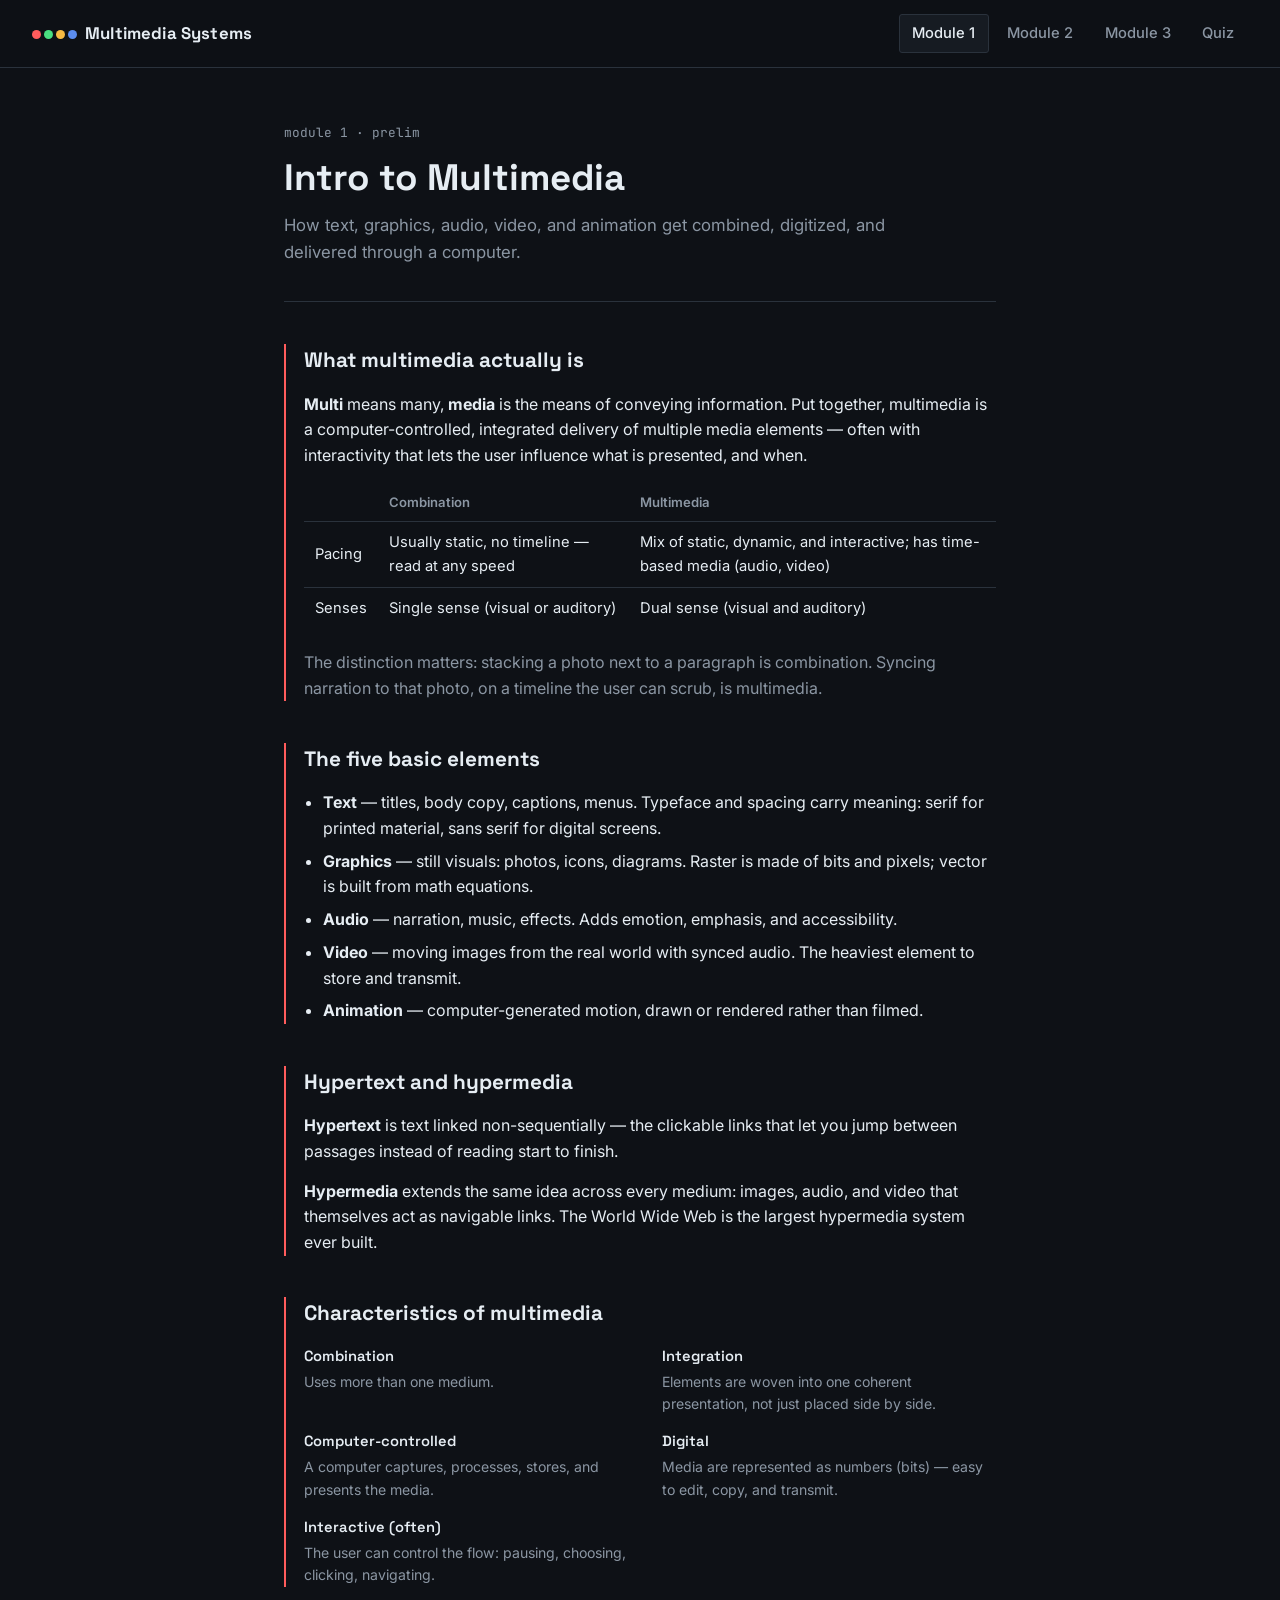
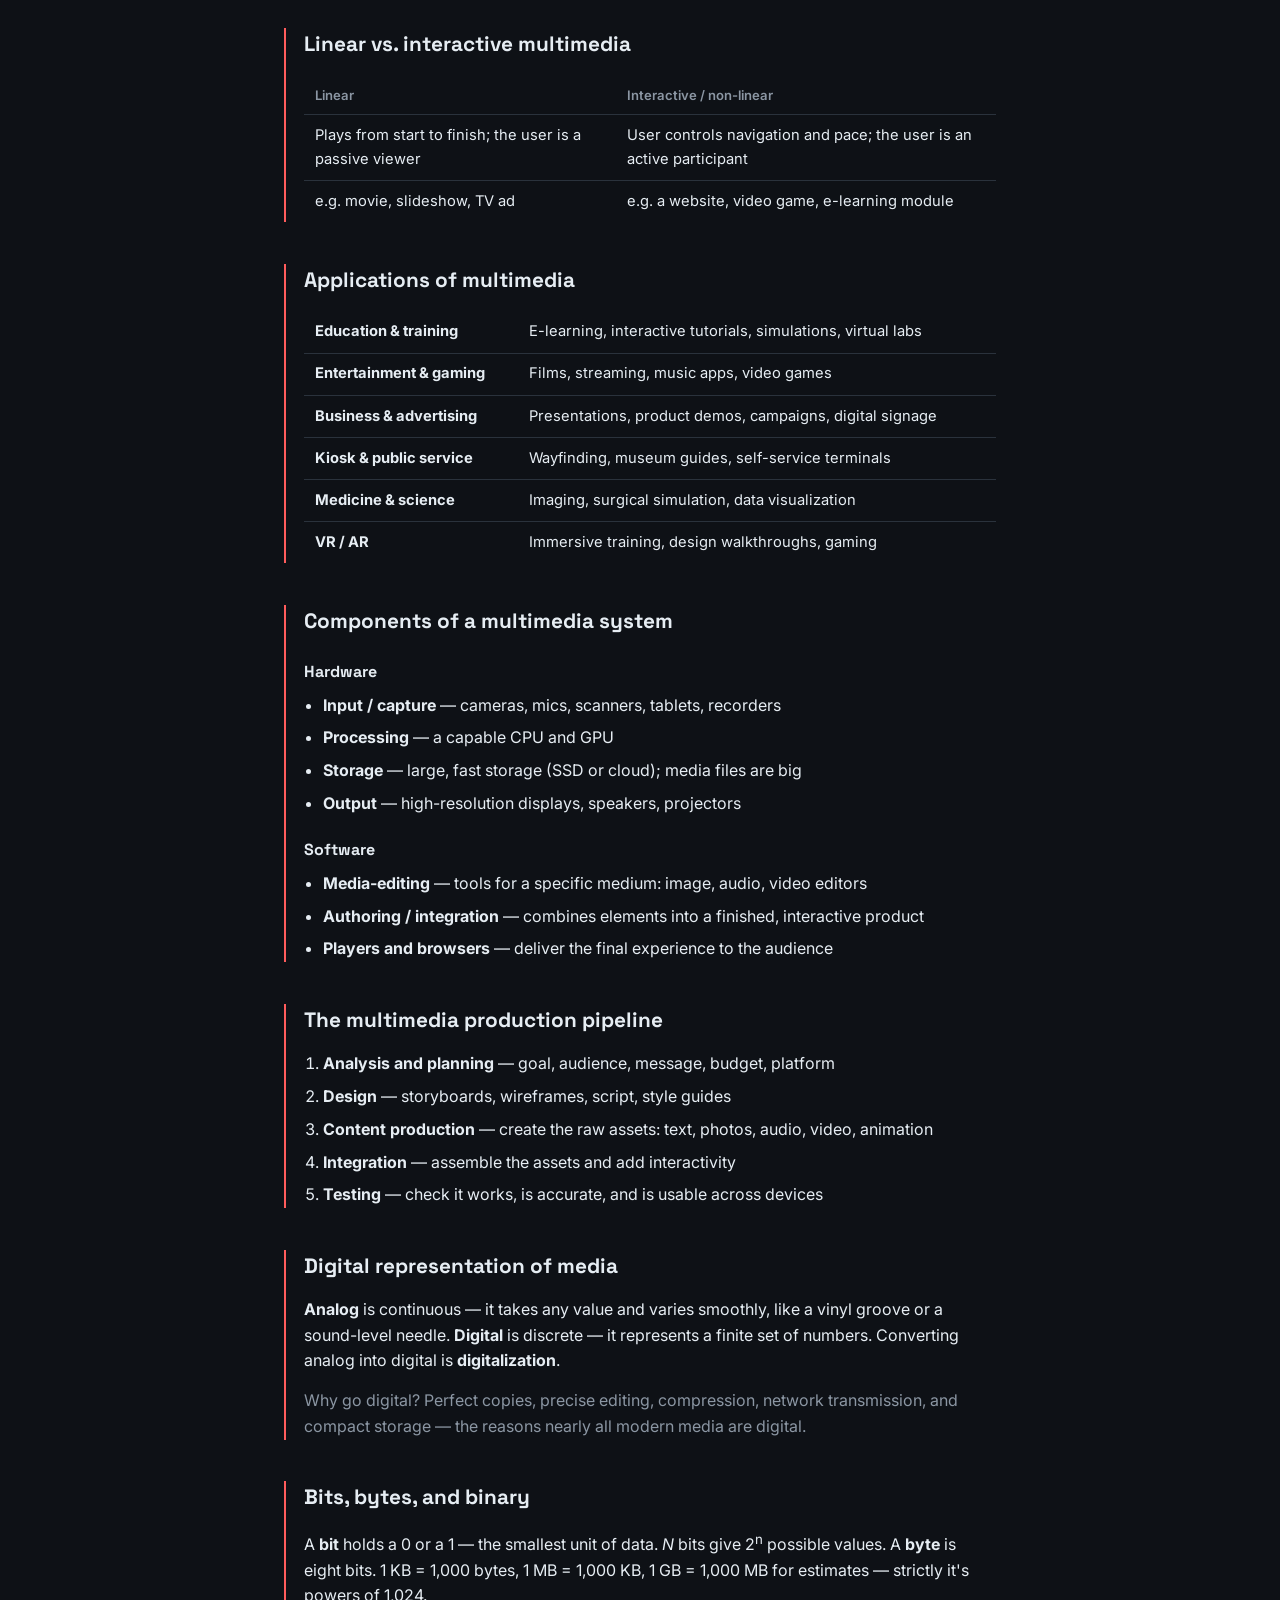
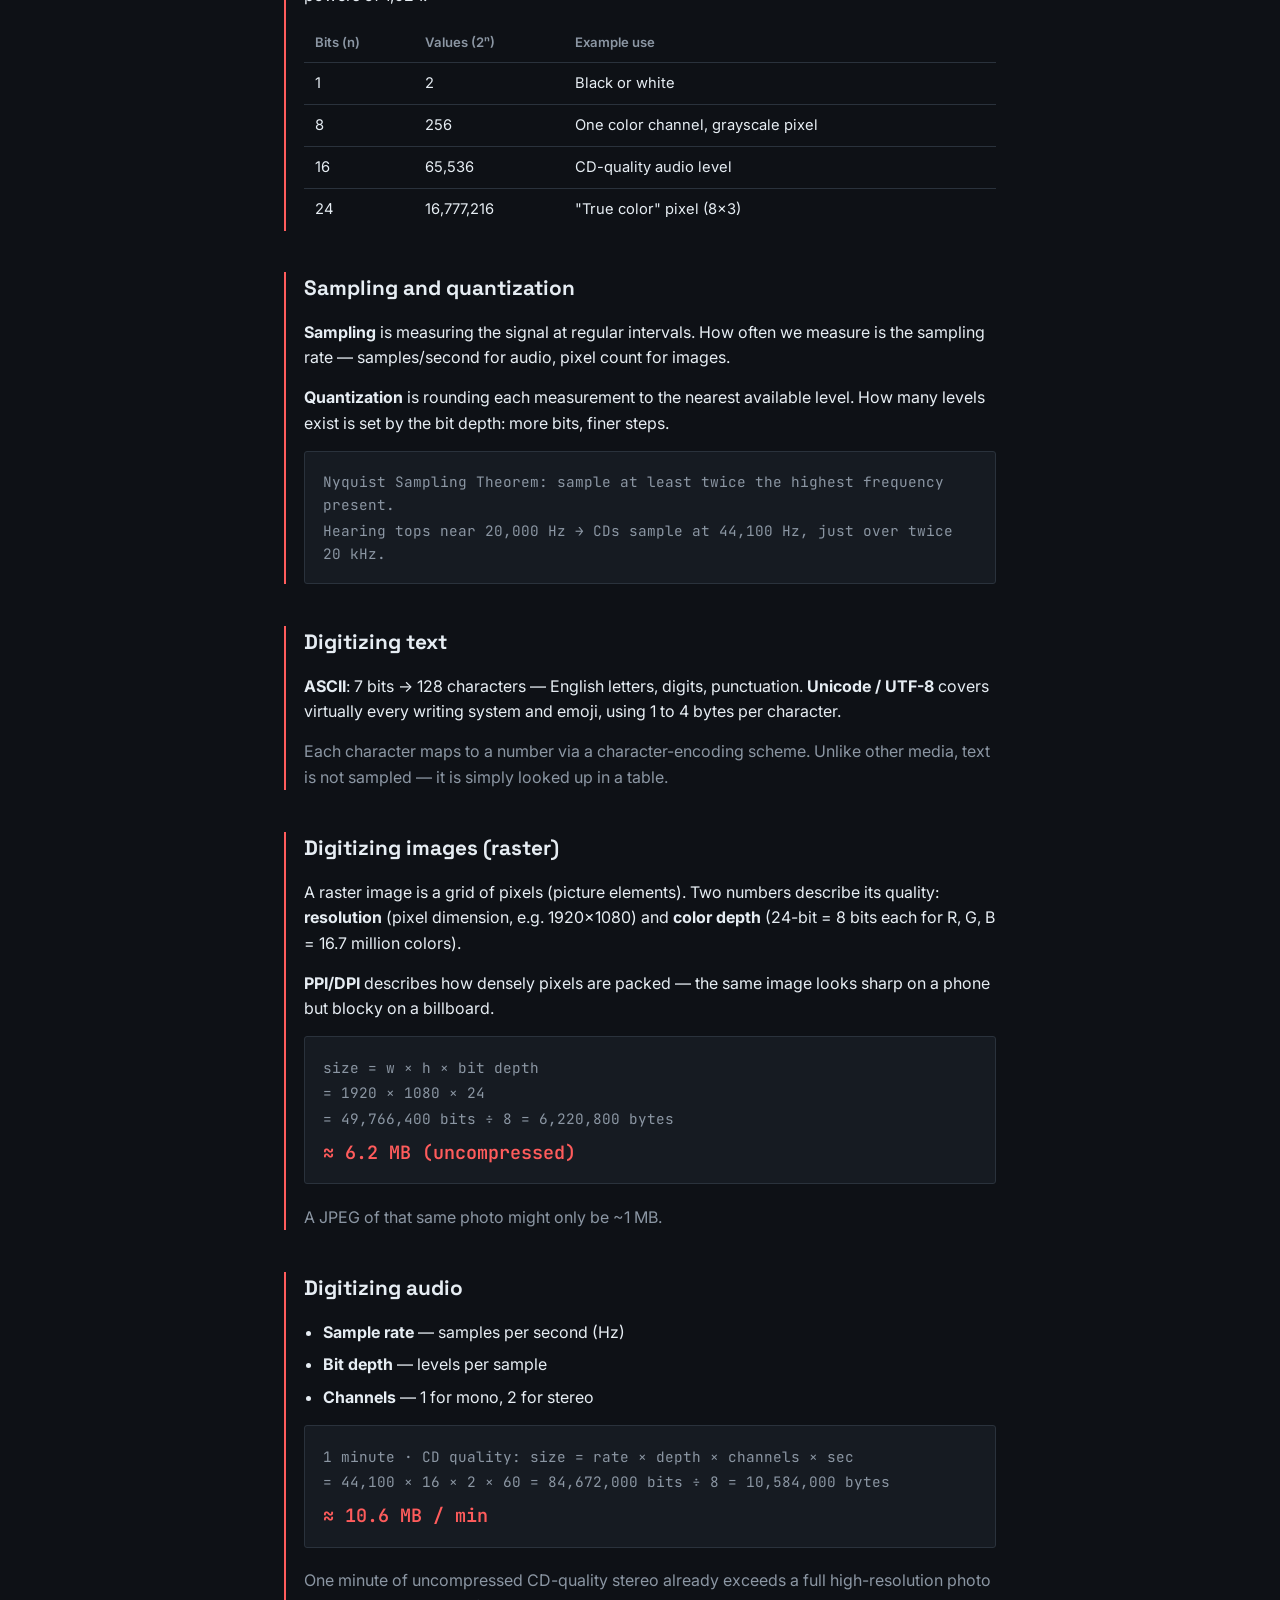
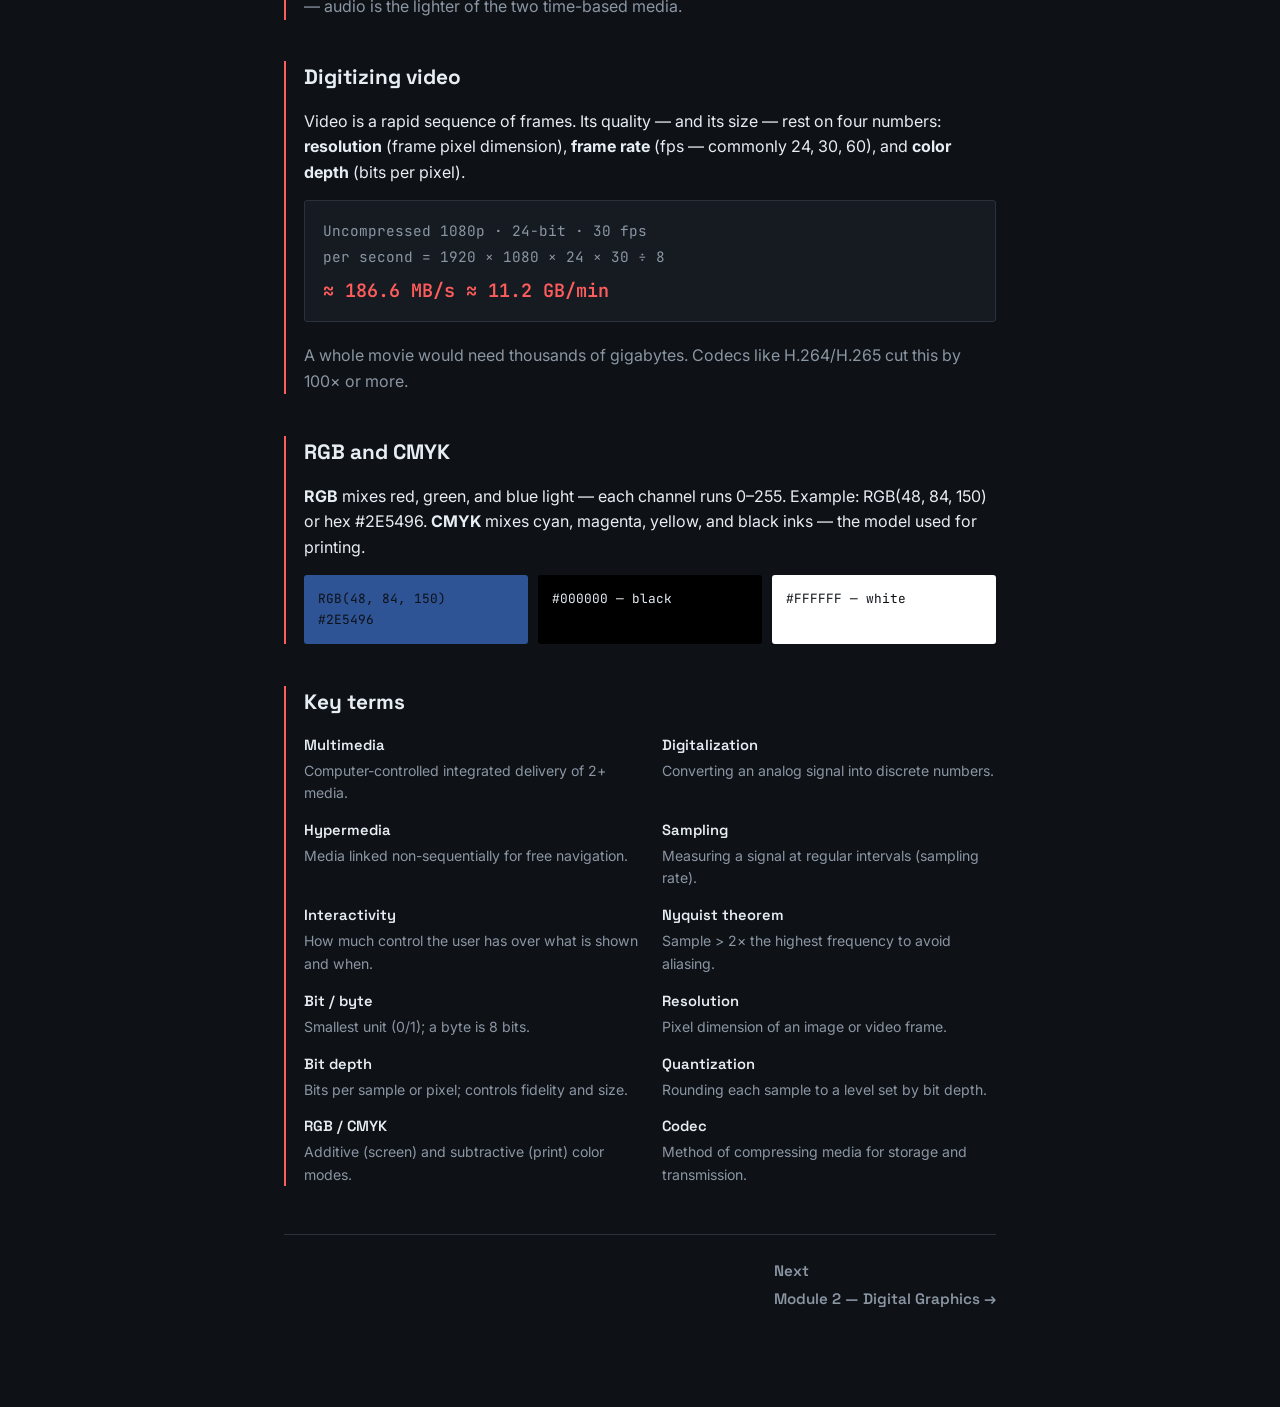
<file: index.html>
<!DOCTYPE html>
<html lang="en">
<head>
<meta charset="UTF-8">
<meta name="viewport" content="width=device-width, initial-scale=1.0">
<title>Module 1 — Intro to Multimedia | Multimedia Systems</title>
<link rel="stylesheet" href="style.css">
</head>
<body>

<header class="topbar">
  <div class="brand"><span class="chip"><span class="cr"></span><span class="cg"></span><span class="cy"></span><span class="cb"></span></span> Multimedia Systems</div>
  <nav class="mainnav">
    <a href="index.html" class="active">Module 1</a>
    <a href="module2.html">Module 2</a>
    <a href="module3.html">Module 3</a>
    <a href="quiz.html">Quiz</a>
  </nav>
</header>

<main class="page">

  <div class="hero">
    <p class="eyebrow">module 1 · prelim</p>
    <h1>Intro to Multimedia</h1>
    <p class="lead">How text, graphics, audio, video, and animation get combined, digitized, and delivered through a computer.</p>
  </div>

  <section class="block r" id="what-is">
    <h2>What multimedia actually is</h2>
    <p><strong>Multi</strong> means many, <strong>media</strong> is the means of conveying information. Put together, multimedia is a computer-controlled, integrated delivery of multiple media elements — often with interactivity that lets the user influence what is presented, and when.</p>
    <table>
      <tr><th></th><th>Combination</th><th>Multimedia</th></tr>
      <tr><td>Pacing</td><td>Usually static, no timeline — read at any speed</td><td>Mix of static, dynamic, and interactive; has time-based media (audio, video)</td></tr>
      <tr><td>Senses</td><td>Single sense (visual or auditory)</td><td>Dual sense (visual and auditory)</td></tr>
    </table>
    <p class="dim">The distinction matters: stacking a photo next to a paragraph is combination. Syncing narration to that photo, on a timeline the user can scrub, is multimedia.</p>
  </section>

  <section class="block r" id="elements">
    <h2>The five basic elements</h2>
    <ul>
      <li><strong>Text</strong> — titles, body copy, captions, menus. Typeface and spacing carry meaning: serif for printed material, sans serif for digital screens.</li>
      <li><strong>Graphics</strong> — still visuals: photos, icons, diagrams. Raster is made of bits and pixels; vector is built from math equations.</li>
      <li><strong>Audio</strong> — narration, music, effects. Adds emotion, emphasis, and accessibility.</li>
      <li><strong>Video</strong> — moving images from the real world with synced audio. The heaviest element to store and transmit.</li>
      <li><strong>Animation</strong> — computer-generated motion, drawn or rendered rather than filmed.</li>
    </ul>
  </section>

  <section class="block r" id="hypermedia">
    <h2>Hypertext and hypermedia</h2>
    <p><strong>Hypertext</strong> is text linked non-sequentially — the clickable links that let you jump between passages instead of reading start to finish.</p>
    <p><strong>Hypermedia</strong> extends the same idea across every medium: images, audio, and video that themselves act as navigable links. The World Wide Web is the largest hypermedia system ever built.</p>
  </section>

  <section class="block r" id="characteristics">
    <h2>Characteristics of multimedia</h2>
    <dl class="termgrid">
      <div class="term"><dt>Combination</dt><dd>Uses more than one medium.</dd></div>
      <div class="term"><dt>Integration</dt><dd>Elements are woven into one coherent presentation, not just placed side by side.</dd></div>
      <div class="term"><dt>Computer-controlled</dt><dd>A computer captures, processes, stores, and presents the media.</dd></div>
      <div class="term"><dt>Digital</dt><dd>Media are represented as numbers (bits) — easy to edit, copy, and transmit.</dd></div>
      <div class="term"><dt>Interactive (often)</dt><dd>The user can control the flow: pausing, choosing, clicking, navigating.</dd></div>
    </dl>
  </section>

  <section class="block r" id="linear">
    <h2>Linear vs. interactive multimedia</h2>
    <table>
      <tr><th>Linear</th><th>Interactive / non-linear</th></tr>
      <tr><td>Plays from start to finish; the user is a passive viewer</td><td>User controls navigation and pace; the user is an active participant</td></tr>
      <tr><td>e.g. movie, slideshow, TV ad</td><td>e.g. a website, video game, e-learning module</td></tr>
    </table>
  </section>

  <section class="block r" id="applications">
    <h2>Applications of multimedia</h2>
    <table>
      <tr><td><strong>Education &amp; training</strong></td><td>E-learning, interactive tutorials, simulations, virtual labs</td></tr>
      <tr><td><strong>Entertainment &amp; gaming</strong></td><td>Films, streaming, music apps, video games</td></tr>
      <tr><td><strong>Business &amp; advertising</strong></td><td>Presentations, product demos, campaigns, digital signage</td></tr>
      <tr><td><strong>Kiosk &amp; public service</strong></td><td>Wayfinding, museum guides, self-service terminals</td></tr>
      <tr><td><strong>Medicine &amp; science</strong></td><td>Imaging, surgical simulation, data visualization</td></tr>
      <tr><td><strong>VR / AR</strong></td><td>Immersive training, design walkthroughs, gaming</td></tr>
    </table>
  </section>

  <section class="block r" id="components">
    <h2>Components of a multimedia system</h2>
    <h3>Hardware</h3>
    <ul>
      <li><strong>Input / capture</strong> — cameras, mics, scanners, tablets, recorders</li>
      <li><strong>Processing</strong> — a capable CPU and GPU</li>
      <li><strong>Storage</strong> — large, fast storage (SSD or cloud); media files are big</li>
      <li><strong>Output</strong> — high-resolution displays, speakers, projectors</li>
    </ul>
    <h3>Software</h3>
    <ul>
      <li><strong>Media-editing</strong> — tools for a specific medium: image, audio, video editors</li>
      <li><strong>Authoring / integration</strong> — combines elements into a finished, interactive product</li>
      <li><strong>Players and browsers</strong> — deliver the final experience to the audience</li>
    </ul>
  </section>

  <section class="block r" id="pipeline">
    <h2>The multimedia production pipeline</h2>
    <ol>
      <li><strong>Analysis and planning</strong> — goal, audience, message, budget, platform</li>
      <li><strong>Design</strong> — storyboards, wireframes, script, style guides</li>
      <li><strong>Content production</strong> — create the raw assets: text, photos, audio, video, animation</li>
      <li><strong>Integration</strong> — assemble the assets and add interactivity</li>
      <li><strong>Testing</strong> — check it works, is accurate, and is usable across devices</li>
    </ol>
  </section>

  <section class="block r" id="digital-rep">
    <h2>Digital representation of media</h2>
    <p><strong>Analog</strong> is continuous — it takes any value and varies smoothly, like a vinyl groove or a sound-level needle. <strong>Digital</strong> is discrete — it represents a finite set of numbers. Converting analog into digital is <strong>digitalization</strong>.</p>
    <p class="dim">Why go digital? Perfect copies, precise editing, compression, network transmission, and compact storage — the reasons nearly all modern media are digital.</p>
  </section>

  <section class="block r" id="bits">
    <h2>Bits, bytes, and binary</h2>
    <p>A <strong>bit</strong> holds a 0 or a 1 — the smallest unit of data. <em>N</em> bits give 2<sup>n</sup> possible values. A <strong>byte</strong> is eight bits. 1&nbsp;KB = 1,000 bytes, 1&nbsp;MB = 1,000&nbsp;KB, 1&nbsp;GB = 1,000&nbsp;MB for estimates — strictly it's powers of 1,024.</p>
    <table>
      <tr><th>Bits (n)</th><th>Values (2ⁿ)</th><th>Example use</th></tr>
      <tr><td>1</td><td>2</td><td>Black or white</td></tr>
      <tr><td>8</td><td>256</td><td>One color channel, grayscale pixel</td></tr>
      <tr><td>16</td><td>65,536</td><td>CD-quality audio level</td></tr>
      <tr><td>24</td><td>16,777,216</td><td>"True color" pixel (8×3)</td></tr>
    </table>
  </section>

  <section class="block r" id="sampling">
    <h2>Sampling and quantization</h2>
    <p><strong>Sampling</strong> is measuring the signal at regular intervals. How often we measure is the sampling rate — samples/second for audio, pixel count for images.</p>
    <p><strong>Quantization</strong> is rounding each measurement to the nearest available level. How many levels exist is set by the bit depth: more bits, finer steps.</p>
    <div class="formula">
      <div class="formula-line">Nyquist Sampling Theorem: sample at least twice the highest frequency present.</div>
      <div class="formula-line">Hearing tops near 20,000 Hz → CDs sample at 44,100 Hz, just over twice 20 kHz.</div>
    </div>
  </section>

  <section class="block r" id="digitizing-text">
    <h2>Digitizing text</h2>
    <p><strong>ASCII</strong>: 7 bits → 128 characters — English letters, digits, punctuation. <strong>Unicode / UTF-8</strong> covers virtually every writing system and emoji, using 1 to 4 bytes per character.</p>
    <p class="dim">Each character maps to a number via a character-encoding scheme. Unlike other media, text is not sampled — it is simply looked up in a table.</p>
  </section>

  <section class="block r" id="digitizing-images">
    <h2>Digitizing images (raster)</h2>
    <p>A raster image is a grid of pixels (picture elements). Two numbers describe its quality: <strong>resolution</strong> (pixel dimension, e.g. 1920×1080) and <strong>color depth</strong> (24-bit = 8 bits each for R, G, B = 16.7 million colors).</p>
    <p><strong>PPI/DPI</strong> describes how densely pixels are packed — the same image looks sharp on a phone but blocky on a billboard.</p>
    <div class="formula">
      <div class="formula-line">size = w × h × bit depth</div>
      <div class="formula-line">= 1920 × 1080 × 24</div>
      <div class="formula-line">= 49,766,400 bits ÷ 8 = 6,220,800 bytes</div>
      <div class="result r">≈ 6.2 MB (uncompressed)</div>
    </div>
    <p class="dim">A JPEG of that same photo might only be ~1 MB.</p>
  </section>

  <section class="block r" id="digitizing-audio">
    <h2>Digitizing audio</h2>
    <ul>
      <li><strong>Sample rate</strong> — samples per second (Hz)</li>
      <li><strong>Bit depth</strong> — levels per sample</li>
      <li><strong>Channels</strong> — 1 for mono, 2 for stereo</li>
    </ul>
    <div class="formula">
      <div class="formula-line">1 minute · CD quality: size = rate × depth × channels × sec</div>
      <div class="formula-line">= 44,100 × 16 × 2 × 60 = 84,672,000 bits ÷ 8 = 10,584,000 bytes</div>
      <div class="result r">≈ 10.6 MB / min</div>
    </div>
    <p class="dim">One minute of uncompressed CD-quality stereo already exceeds a full high-resolution photo — audio is the lighter of the two time-based media.</p>
  </section>

  <section class="block r" id="digitizing-video">
    <h2>Digitizing video</h2>
    <p>Video is a rapid sequence of frames. Its quality — and its size — rest on four numbers: <strong>resolution</strong> (frame pixel dimension), <strong>frame rate</strong> (fps — commonly 24, 30, 60), and <strong>color depth</strong> (bits per pixel).</p>
    <div class="formula">
      <div class="formula-line">Uncompressed 1080p · 24-bit · 30 fps</div>
      <div class="formula-line">per second = 1920 × 1080 × 24 × 30 ÷ 8</div>
      <div class="result r">≈ 186.6 MB/s ≈ 11.2 GB/min</div>
    </div>
    <p class="dim">A whole movie would need thousands of gigabytes. Codecs like H.264/H.265 cut this by 100× or more.</p>
  </section>

  <section class="block r" id="rgb-cmyk">
    <h2>RGB and CMYK</h2>
    <p><strong>RGB</strong> mixes red, green, and blue light — each channel runs 0–255. Example: RGB(48, 84, 150) or hex #2E5496. <strong>CMYK</strong> mixes cyan, magenta, yellow, and black inks — the model used for printing.</p>
    <div class="swatchrow">
      <div class="swatch" style="background:#2E5496;">RGB(48, 84, 150)<br>#2E5496</div>
      <div class="swatch" style="background:#000000; color:#e6edf3;">#000000 — black</div>
      <div class="swatch" style="background:#FFFFFF;">#FFFFFF — white</div>
    </div>
  </section>

  <section class="block r" id="key-terms">
    <h2>Key terms</h2>
    <dl class="termgrid">
      <div class="term"><dt>Multimedia</dt><dd>Computer-controlled integrated delivery of 2+ media.</dd></div>
      <div class="term"><dt>Digitalization</dt><dd>Converting an analog signal into discrete numbers.</dd></div>
      <div class="term"><dt>Hypermedia</dt><dd>Media linked non-sequentially for free navigation.</dd></div>
      <div class="term"><dt>Sampling</dt><dd>Measuring a signal at regular intervals (sampling rate).</dd></div>
      <div class="term"><dt>Interactivity</dt><dd>How much control the user has over what is shown and when.</dd></div>
      <div class="term"><dt>Nyquist theorem</dt><dd>Sample &gt; 2× the highest frequency to avoid aliasing.</dd></div>
      <div class="term"><dt>Bit / byte</dt><dd>Smallest unit (0/1); a byte is 8 bits.</dd></div>
      <div class="term"><dt>Resolution</dt><dd>Pixel dimension of an image or video frame.</dd></div>
      <div class="term"><dt>Bit depth</dt><dd>Bits per sample or pixel; controls fidelity and size.</dd></div>
      <div class="term"><dt>Quantization</dt><dd>Rounding each sample to a level set by bit depth.</dd></div>
      <div class="term"><dt>RGB / CMYK</dt><dd>Additive (screen) and subtractive (print) color modes.</dd></div>
      <div class="term"><dt>Codec</dt><dd>Method of compressing media for storage and transmission.</dd></div>
    </dl>
  </section>

  <div class="pagenav">
    <span></span>
    <a href="module2.html">Next<span></span>Module 2 — Digital Graphics →</a>
  </div>

</main>

</body>
</html>
</file>
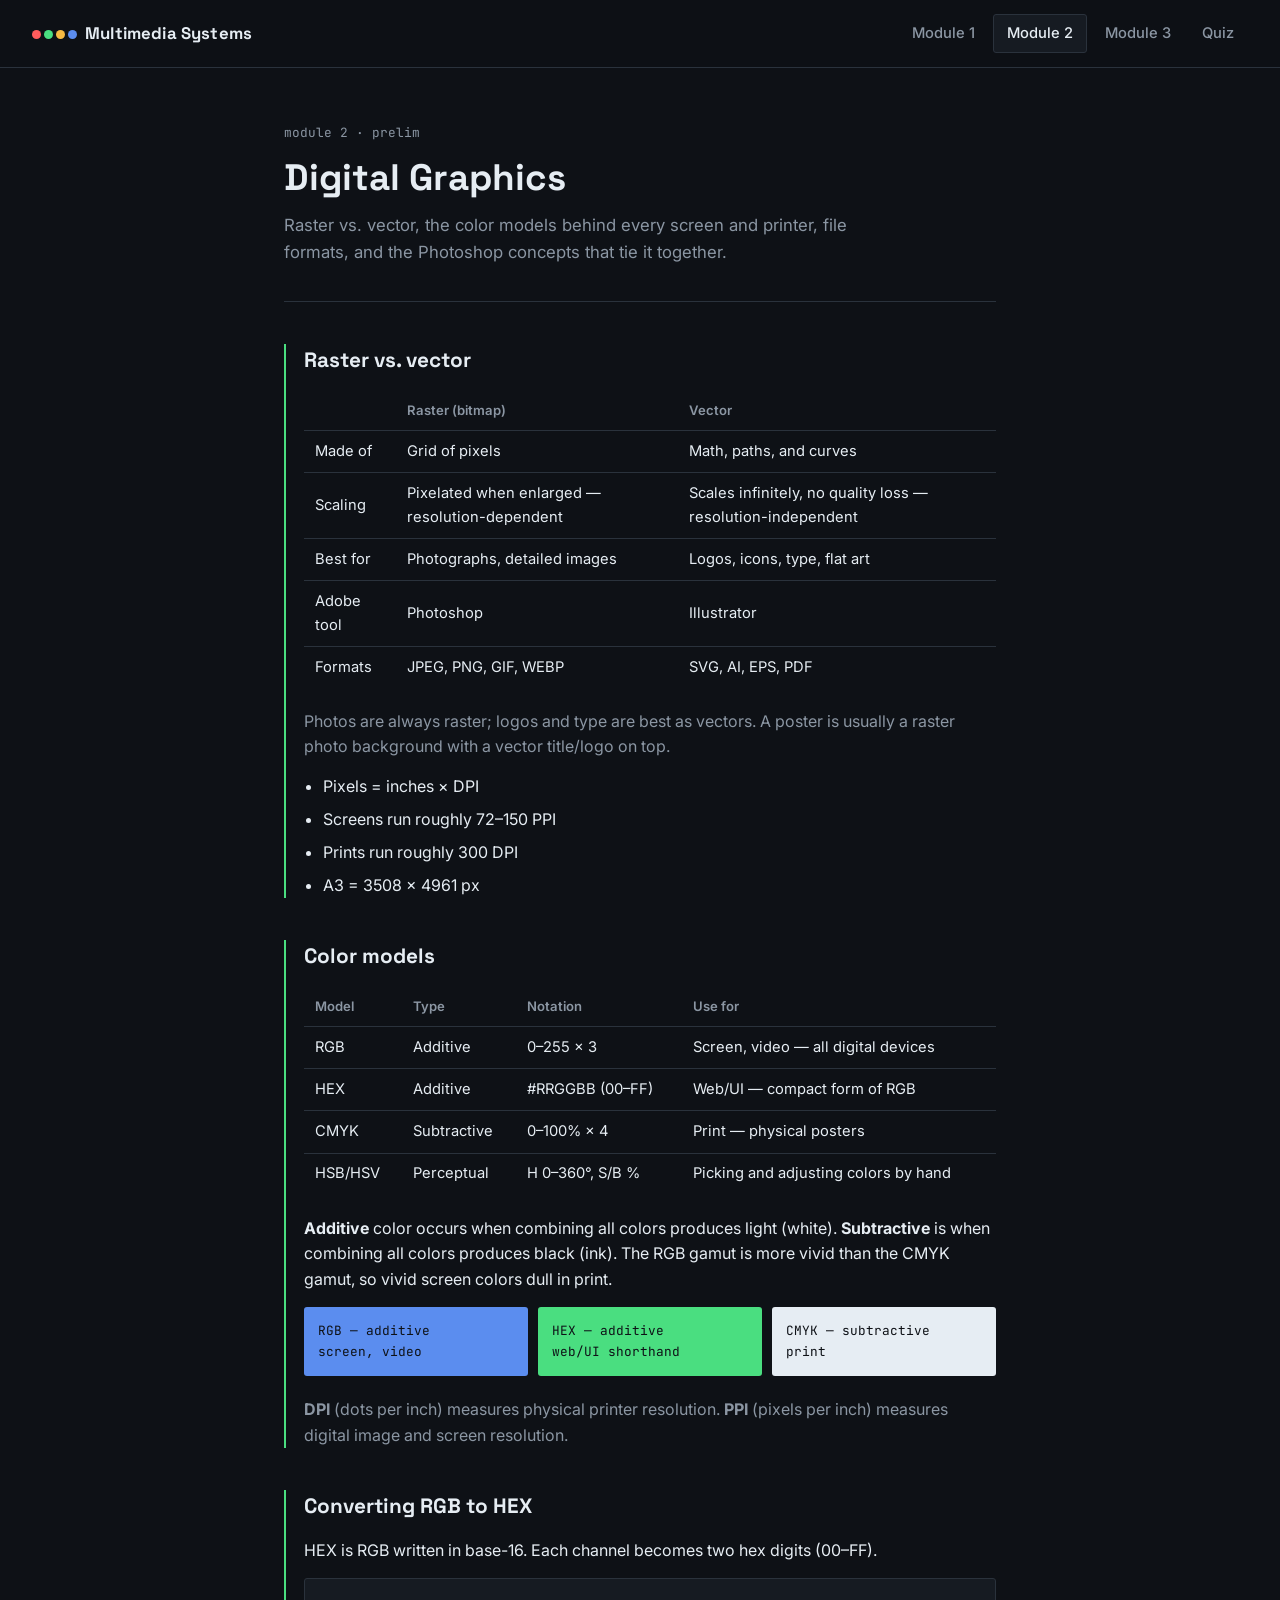
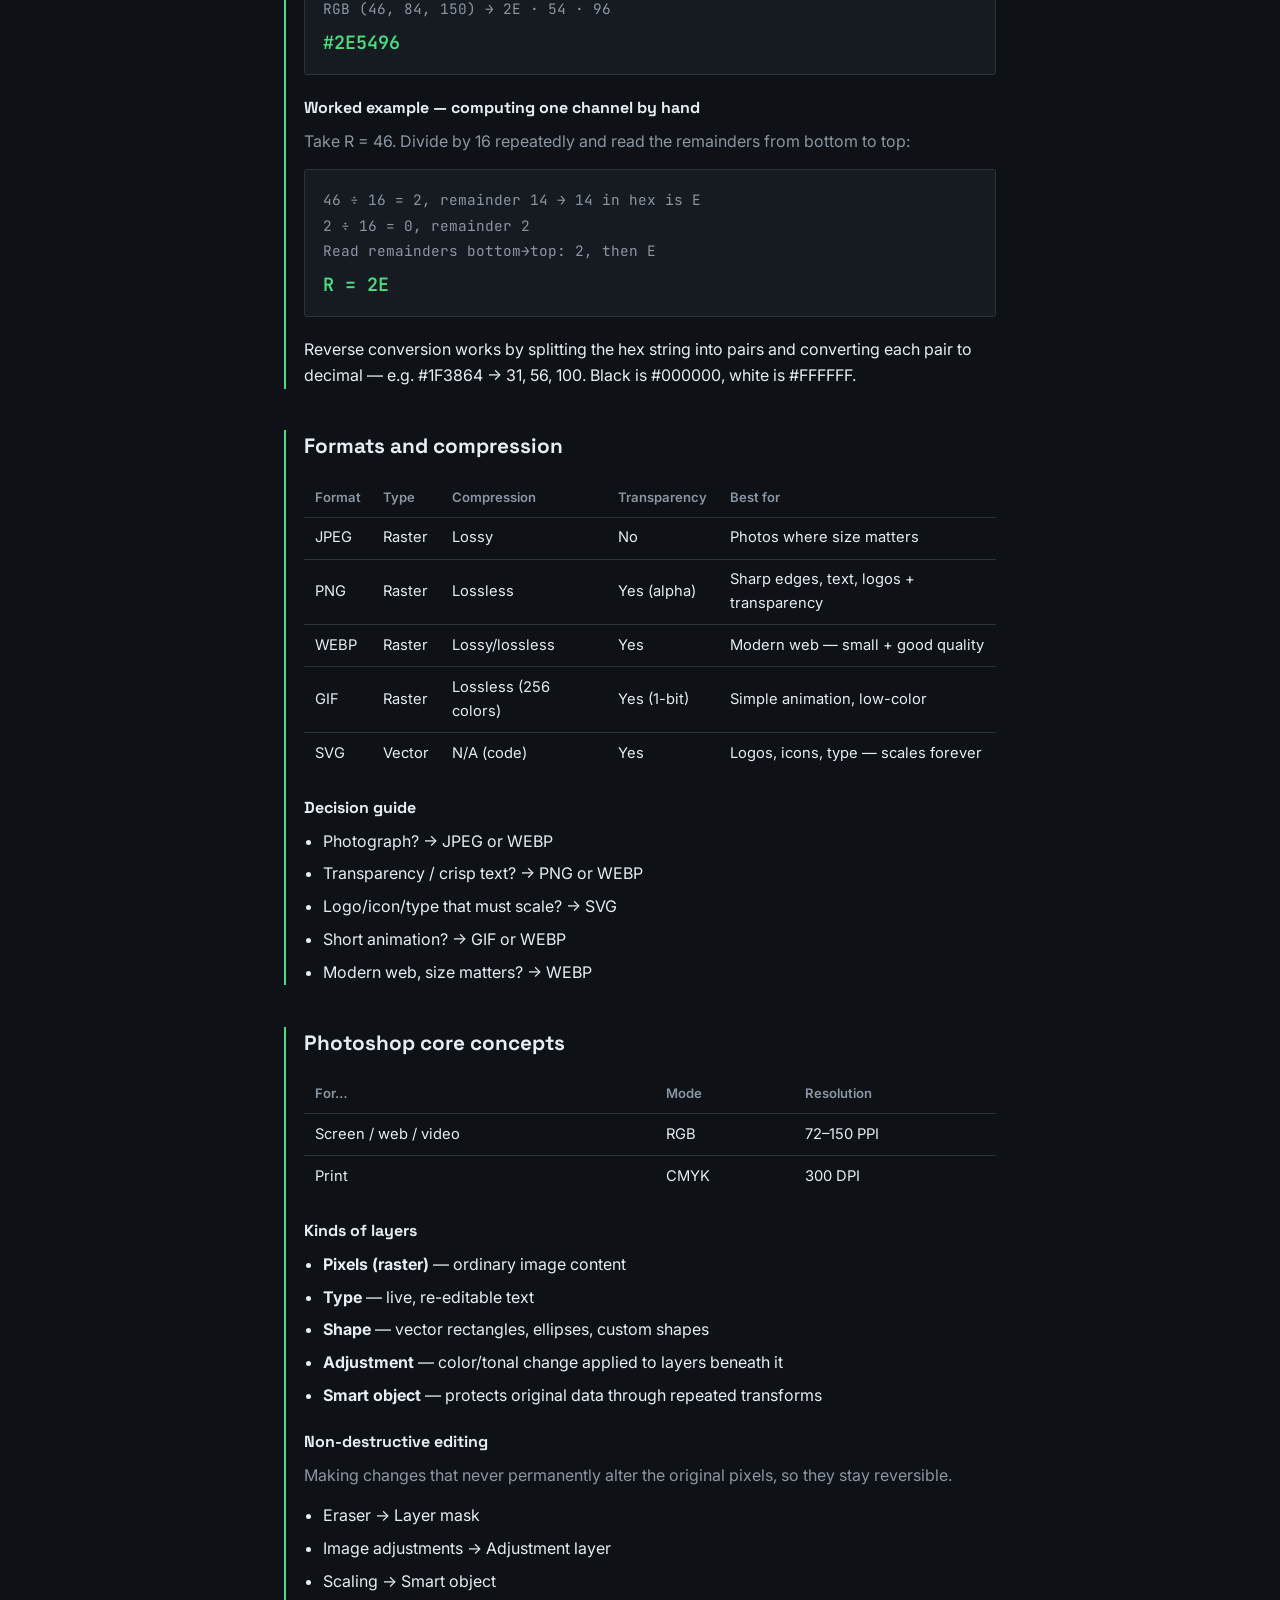
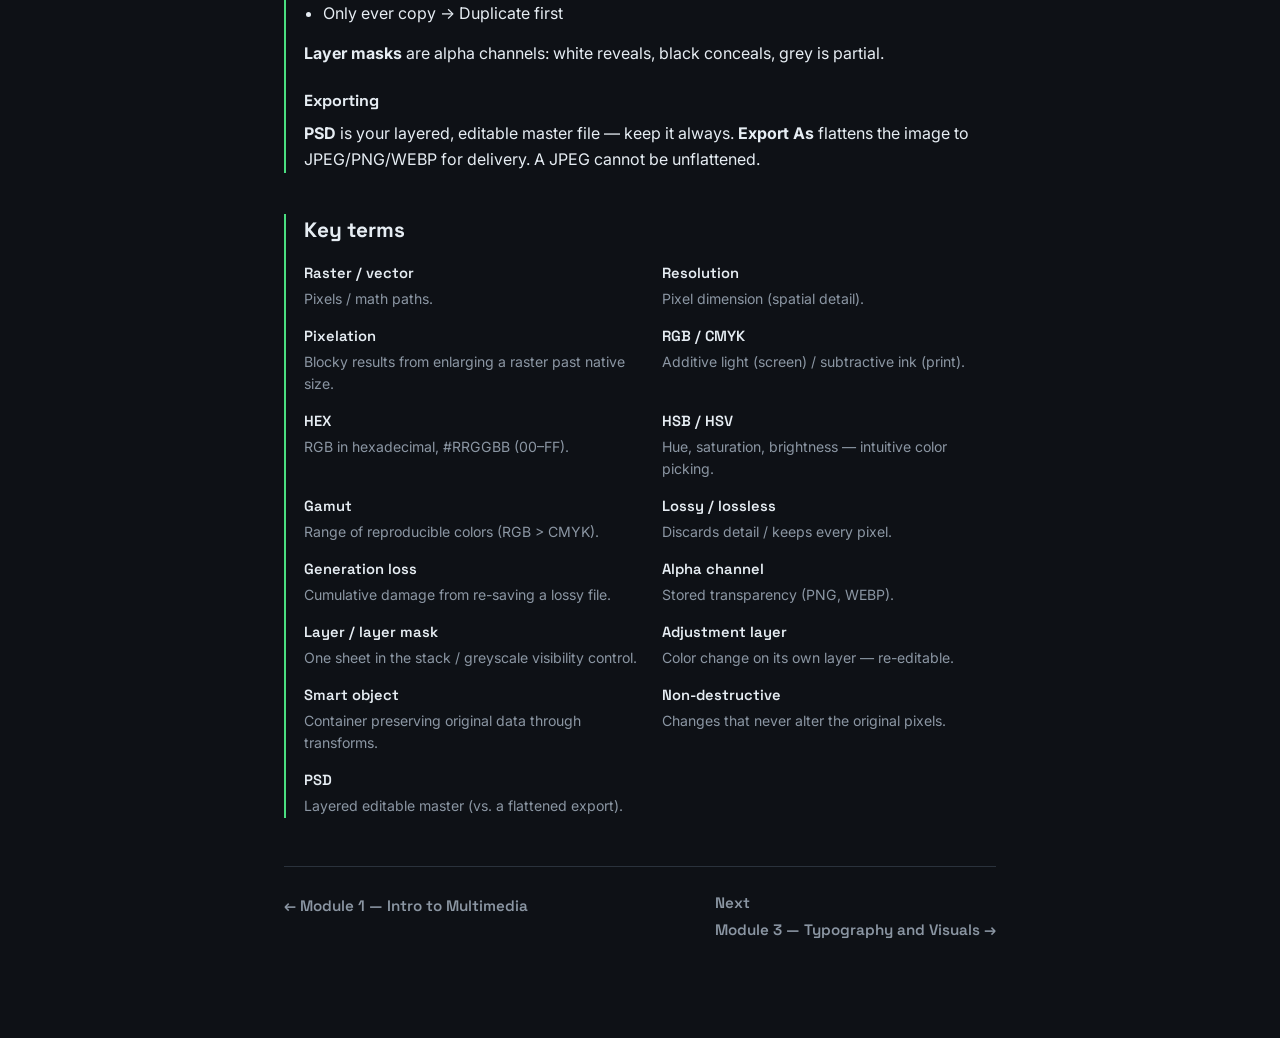
<file: module2.html>
<!DOCTYPE html>
<html lang="en">
<head>
<meta charset="UTF-8">
<meta name="viewport" content="width=device-width, initial-scale=1.0">
<title>Module 2 — Digital Graphics | Multimedia Systems</title>
<link rel="stylesheet" href="style.css">
</head>
<body>

<header class="topbar">
  <div class="brand"><span class="chip"><span class="cr"></span><span class="cg"></span><span class="cy"></span><span class="cb"></span></span> Multimedia Systems</div>
  <nav class="mainnav">
    <a href="index.html">Module 1</a>
    <a href="module2.html" class="active">Module 2</a>
    <a href="module3.html">Module 3</a>
    <a href="quiz.html">Quiz</a>
  </nav>
</header>

<main class="page">

  <div class="hero">
    <p class="eyebrow">module 2 · prelim</p>
    <h1>Digital Graphics</h1>
    <p class="lead">Raster vs. vector, the color models behind every screen and printer, file formats, and the Photoshop concepts that tie it together.</p>
  </div>

  <section class="block g" id="raster-vector">
    <h2>Raster vs. vector</h2>
    <table>
      <tr><th></th><th>Raster (bitmap)</th><th>Vector</th></tr>
      <tr><td>Made of</td><td>Grid of pixels</td><td>Math, paths, and curves</td></tr>
      <tr><td>Scaling</td><td>Pixelated when enlarged — resolution-dependent</td><td>Scales infinitely, no quality loss — resolution-independent</td></tr>
      <tr><td>Best for</td><td>Photographs, detailed images</td><td>Logos, icons, type, flat art</td></tr>
      <tr><td>Adobe tool</td><td>Photoshop</td><td>Illustrator</td></tr>
      <tr><td>Formats</td><td>JPEG, PNG, GIF, WEBP</td><td>SVG, AI, EPS, PDF</td></tr>
    </table>
    <p class="dim">Photos are always raster; logos and type are best as vectors. A poster is usually a raster photo background with a vector title/logo on top.</p>
    <ul>
      <li>Pixels = inches × DPI</li>
      <li>Screens run roughly 72–150 PPI</li>
      <li>Prints run roughly 300 DPI</li>
      <li>A3 = 3508 × 4961 px</li>
    </ul>
  </section>

  <section class="block g" id="color-models">
    <h2>Color models</h2>
    <table>
      <tr><th>Model</th><th>Type</th><th>Notation</th><th>Use for</th></tr>
      <tr><td>RGB</td><td>Additive</td><td>0–255 × 3</td><td>Screen, video — all digital devices</td></tr>
      <tr><td>HEX</td><td>Additive</td><td>#RRGGBB (00–FF)</td><td>Web/UI — compact form of RGB</td></tr>
      <tr><td>CMYK</td><td>Subtractive</td><td>0–100% × 4</td><td>Print — physical posters</td></tr>
      <tr><td>HSB/HSV</td><td>Perceptual</td><td>H 0–360°, S/B %</td><td>Picking and adjusting colors by hand</td></tr>
    </table>
    <p><strong>Additive</strong> color occurs when combining all colors produces light (white). <strong>Subtractive</strong> is when combining all colors produces black (ink). The RGB gamut is more vivid than the CMYK gamut, so vivid screen colors dull in print.</p>
    <div class="swatchrow">
      <div class="swatch" style="background:#5B8DEF;">RGB — additive<br>screen, video</div>
      <div class="swatch" style="background:#4ADE80;">HEX — additive<br>web/UI shorthand</div>
      <div class="swatch" style="background:#e6edf3;">CMYK — subtractive<br>print</div>
    </div>
    <p class="dim"><strong>DPI</strong> (dots per inch) measures physical printer resolution. <strong>PPI</strong> (pixels per inch) measures digital image and screen resolution.</p>
  </section>

  <section class="block g" id="hex-conversion">
    <h2>Converting RGB to HEX</h2>
    <p>HEX is RGB written in base-16. Each channel becomes two hex digits (00–FF).</p>
    <div class="formula">
      <div class="formula-line">RGB (46, 84, 150) → 2E · 54 · 96</div>
      <div class="result g">#2E5496</div>
    </div>
    <h3>Worked example — computing one channel by hand</h3>
    <p class="dim">Take R = 46. Divide by 16 repeatedly and read the remainders from bottom to top:</p>
    <div class="formula">
      <div class="formula-line">46 ÷ 16 = 2, remainder 14 → 14 in hex is E</div>
      <div class="formula-line">2 ÷ 16 = 0, remainder 2</div>
      <div class="formula-line">Read remainders bottom→top: 2, then E</div>
      <div class="result g">R = 2E</div>
    </div>
    <p>Reverse conversion works by splitting the hex string into pairs and converting each pair to decimal — e.g. #1F3864 → 31, 56, 100. Black is #000000, white is #FFFFFF.</p>
  </section>

  <section class="block g" id="formats">
    <h2>Formats and compression</h2>
    <table>
      <tr><th>Format</th><th>Type</th><th>Compression</th><th>Transparency</th><th>Best for</th></tr>
      <tr><td>JPEG</td><td>Raster</td><td>Lossy</td><td>No</td><td>Photos where size matters</td></tr>
      <tr><td>PNG</td><td>Raster</td><td>Lossless</td><td>Yes (alpha)</td><td>Sharp edges, text, logos + transparency</td></tr>
      <tr><td>WEBP</td><td>Raster</td><td>Lossy/lossless</td><td>Yes</td><td>Modern web — small + good quality</td></tr>
      <tr><td>GIF</td><td>Raster</td><td>Lossless (256 colors)</td><td>Yes (1-bit)</td><td>Simple animation, low-color</td></tr>
      <tr><td>SVG</td><td>Vector</td><td>N/A (code)</td><td>Yes</td><td>Logos, icons, type — scales forever</td></tr>
    </table>
    <h3>Decision guide</h3>
    <ul>
      <li>Photograph? → JPEG or WEBP</li>
      <li>Transparency / crisp text? → PNG or WEBP</li>
      <li>Logo/icon/type that must scale? → SVG</li>
      <li>Short animation? → GIF or WEBP</li>
      <li>Modern web, size matters? → WEBP</li>
    </ul>
  </section>

  <section class="block g" id="photoshop">
    <h2>Photoshop core concepts</h2>
    <table>
      <tr><th>For…</th><th>Mode</th><th>Resolution</th></tr>
      <tr><td>Screen / web / video</td><td>RGB</td><td>72–150 PPI</td></tr>
      <tr><td>Print</td><td>CMYK</td><td>300 DPI</td></tr>
    </table>
    <h3>Kinds of layers</h3>
    <ul>
      <li><strong>Pixels (raster)</strong> — ordinary image content</li>
      <li><strong>Type</strong> — live, re-editable text</li>
      <li><strong>Shape</strong> — vector rectangles, ellipses, custom shapes</li>
      <li><strong>Adjustment</strong> — color/tonal change applied to layers beneath it</li>
      <li><strong>Smart object</strong> — protects original data through repeated transforms</li>
    </ul>
    <h3>Non-destructive editing</h3>
    <p class="dim">Making changes that never permanently alter the original pixels, so they stay reversible.</p>
    <ul>
      <li>Eraser → Layer mask</li>
      <li>Image adjustments → Adjustment layer</li>
      <li>Scaling → Smart object</li>
      <li>Only ever copy → Duplicate first</li>
    </ul>
    <p><strong>Layer masks</strong> are alpha channels: white reveals, black conceals, grey is partial.</p>
    <h3>Exporting</h3>
    <p><strong>PSD</strong> is your layered, editable master file — keep it always. <strong>Export As</strong> flattens the image to JPEG/PNG/WEBP for delivery. A JPEG cannot be unflattened.</p>
  </section>

  <section class="block g" id="key-terms-2">
    <h2>Key terms</h2>
    <dl class="termgrid">
      <div class="term"><dt>Raster / vector</dt><dd>Pixels / math paths.</dd></div>
      <div class="term"><dt>Resolution</dt><dd>Pixel dimension (spatial detail).</dd></div>
      <div class="term"><dt>Pixelation</dt><dd>Blocky results from enlarging a raster past native size.</dd></div>
      <div class="term"><dt>RGB / CMYK</dt><dd>Additive light (screen) / subtractive ink (print).</dd></div>
      <div class="term"><dt>HEX</dt><dd>RGB in hexadecimal, #RRGGBB (00–FF).</dd></div>
      <div class="term"><dt>HSB / HSV</dt><dd>Hue, saturation, brightness — intuitive color picking.</dd></div>
      <div class="term"><dt>Gamut</dt><dd>Range of reproducible colors (RGB &gt; CMYK).</dd></div>
      <div class="term"><dt>Lossy / lossless</dt><dd>Discards detail / keeps every pixel.</dd></div>
      <div class="term"><dt>Generation loss</dt><dd>Cumulative damage from re-saving a lossy file.</dd></div>
      <div class="term"><dt>Alpha channel</dt><dd>Stored transparency (PNG, WEBP).</dd></div>
      <div class="term"><dt>Layer / layer mask</dt><dd>One sheet in the stack / greyscale visibility control.</dd></div>
      <div class="term"><dt>Adjustment layer</dt><dd>Color change on its own layer — re-editable.</dd></div>
      <div class="term"><dt>Smart object</dt><dd>Container preserving original data through transforms.</dd></div>
      <div class="term"><dt>Non-destructive</dt><dd>Changes that never alter the original pixels.</dd></div>
      <div class="term"><dt>PSD</dt><dd>Layered editable master (vs. a flattened export).</dd></div>
    </dl>
  </section>

  <div class="pagenav">
    <a href="index.html"><span></span>← Module 1 — Intro to Multimedia</a>
    <a href="module3.html">Next<span></span>Module 3 — Typography and Visuals →</a>
  </div>

</main>

</body>
</html>
</file>
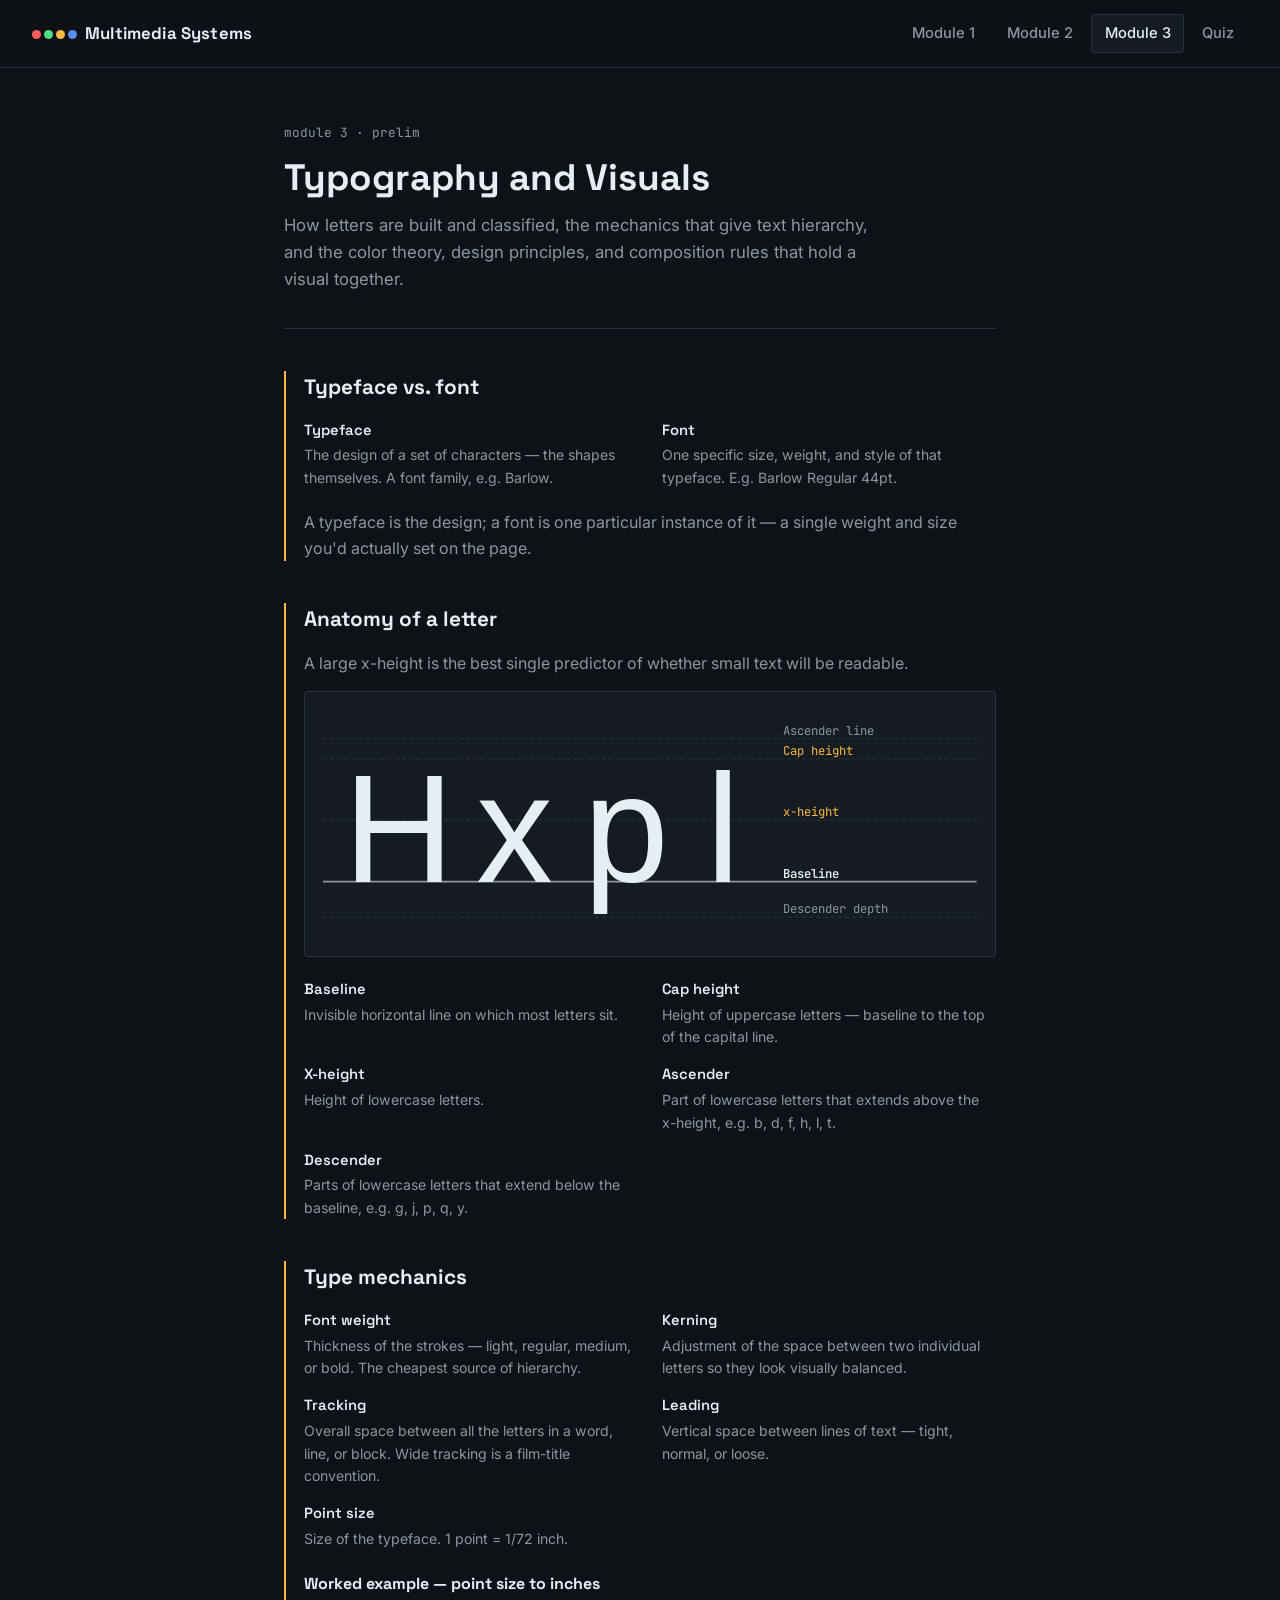
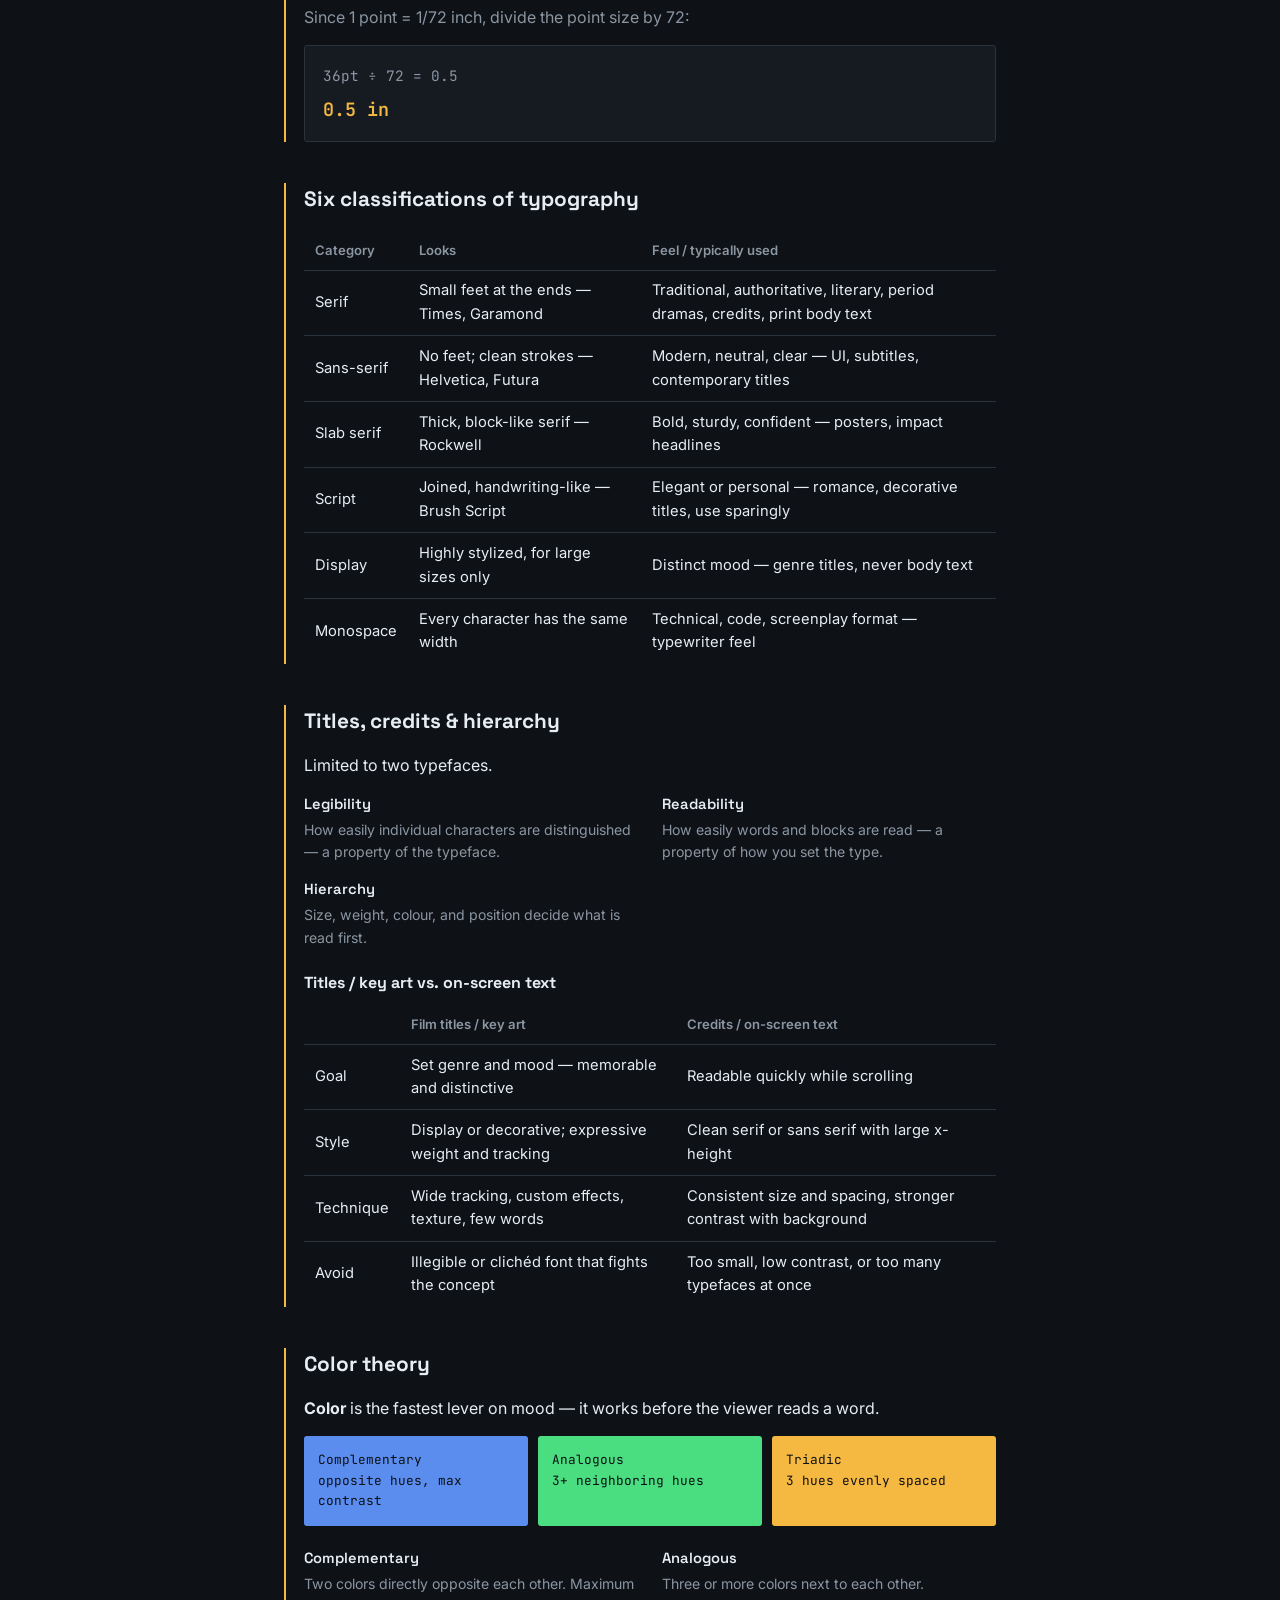
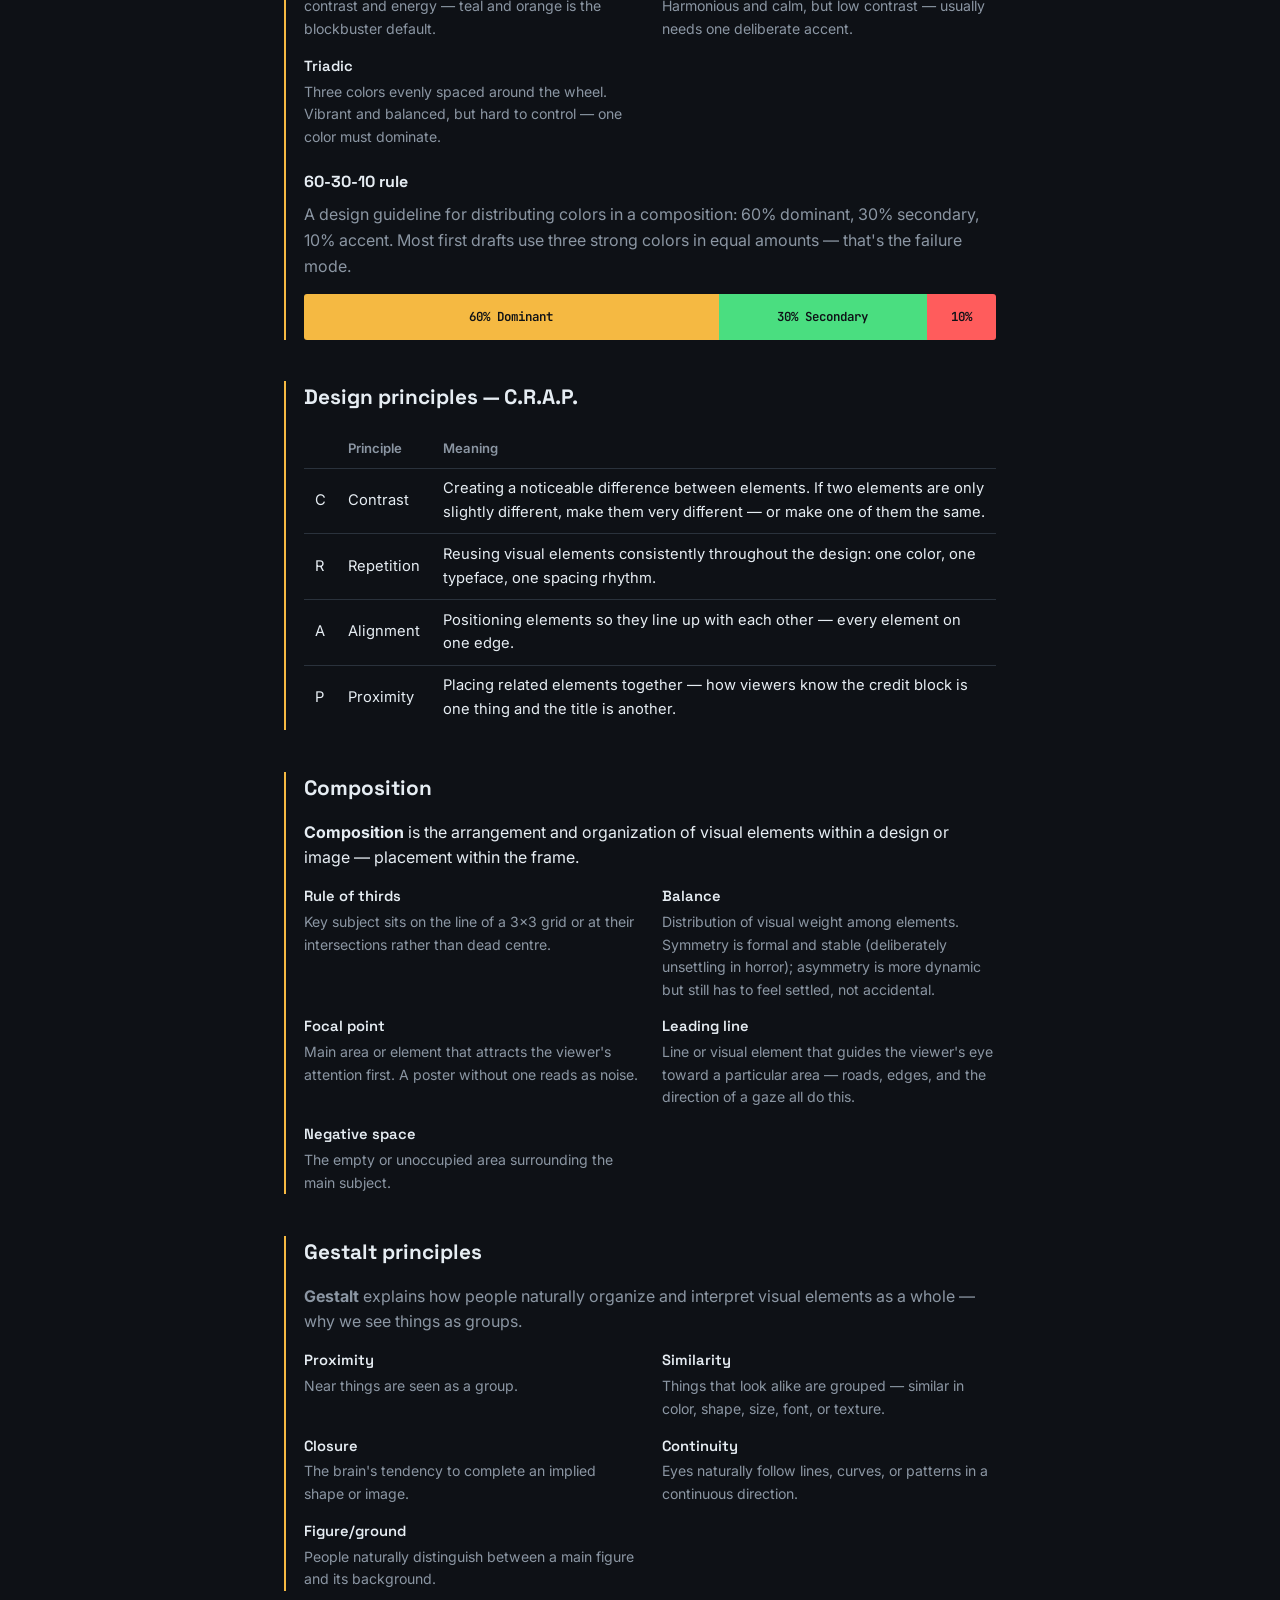
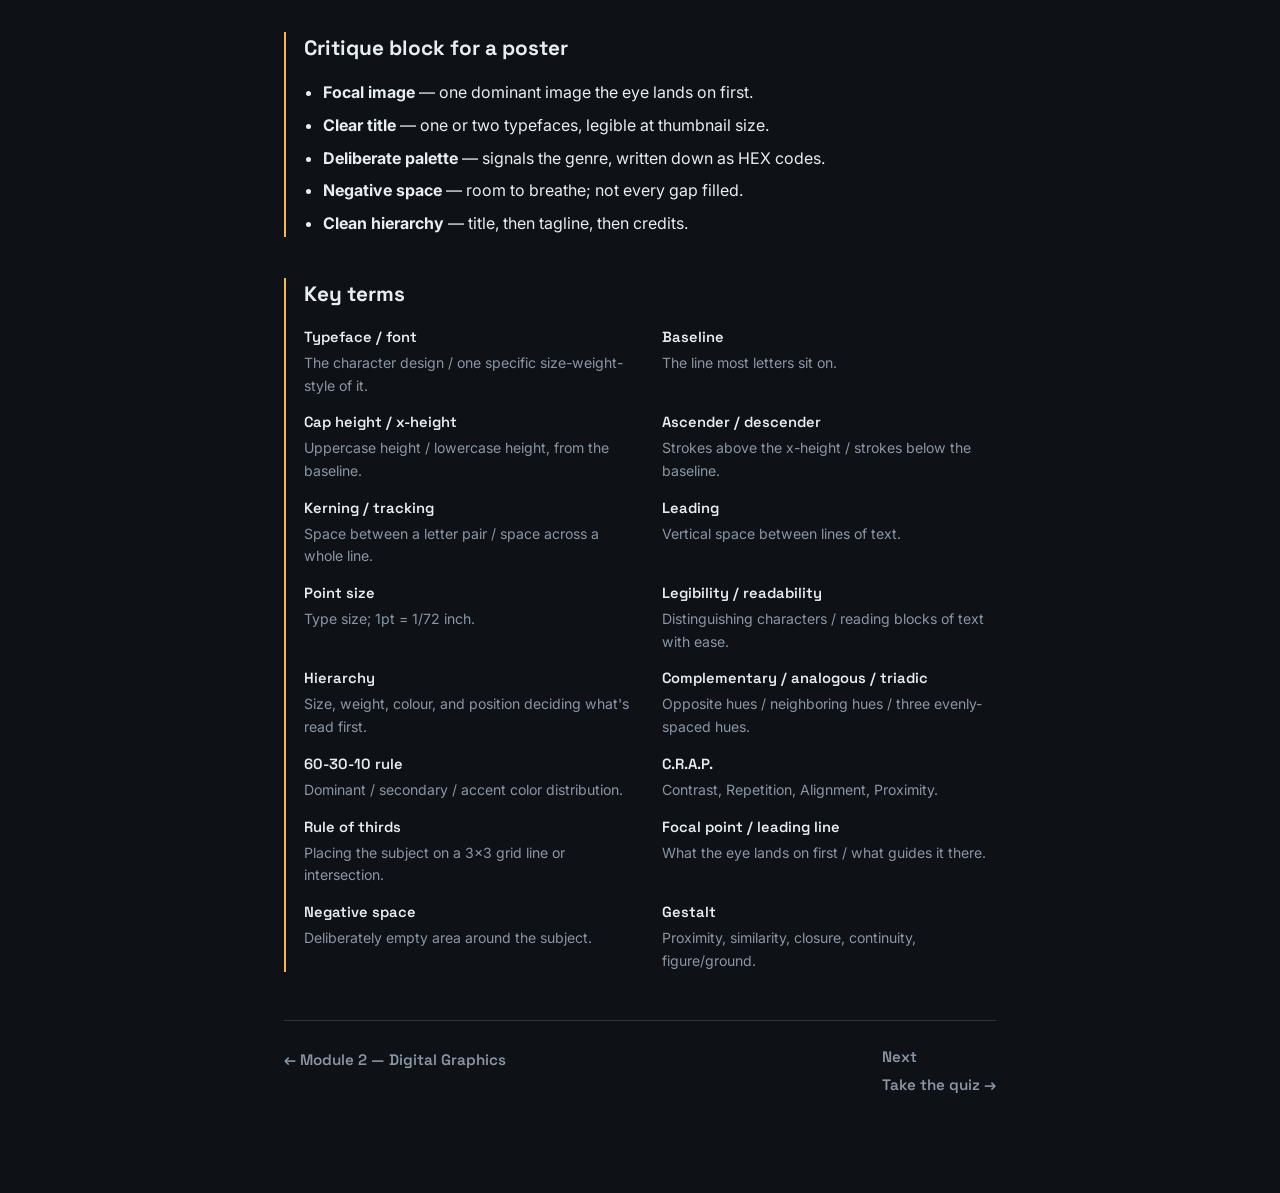
<file: module3.html>
<!DOCTYPE html>
<html lang="en">
<head>
<meta charset="UTF-8">
<meta name="viewport" content="width=device-width, initial-scale=1.0">
<title>Module 3 — Typography and Visuals | Multimedia Systems</title>
<link rel="stylesheet" href="style.css">
</head>
<body>

<header class="topbar">
  <div class="brand"><span class="chip"><span class="cr"></span><span class="cg"></span><span class="cy"></span><span class="cb"></span></span> Multimedia Systems</div>
  <nav class="mainnav">
    <a href="index.html">Module 1</a>
    <a href="module2.html">Module 2</a>
    <a href="module3.html" class="active">Module 3</a>
    <a href="quiz.html">Quiz</a>
  </nav>
</header>

<main class="page">

  <div class="hero">
    <p class="eyebrow">module 3 · prelim</p>
    <h1>Typography and Visuals</h1>
    <p class="lead">How letters are built and classified, the mechanics that give text hierarchy, and the color theory, design principles, and composition rules that hold a visual together.</p>
  </div>

  <section class="block y" id="typeface-font">
    <h2>Typeface vs. font</h2>
    <dl class="termgrid">
      <div class="term"><dt>Typeface</dt><dd>The design of a set of characters — the shapes themselves. A font family, e.g. Barlow.</dd></div>
      <div class="term"><dt>Font</dt><dd>One specific size, weight, and style of that typeface. E.g. Barlow Regular 44pt.</dd></div>
    </dl>
    <p class="dim">A typeface is the design; a font is one particular instance of it — a single weight and size you'd actually set on the page.</p>
  </section>

  <section class="block y" id="letter-anatomy">
    <h2>Anatomy of a letter</h2>
    <p class="dim">A large x-height is the best single predictor of whether small text will be readable.</p>

    <div class="formula">
      <svg viewBox="0 0 640 220" xmlns="http://www.w3.org/2000/svg">
        <!-- guide lines -->
        <line x1="0" y1="30"  x2="640" y2="30"  stroke="var(--line)" stroke-width="1" stroke-dasharray="4 3"/>
        <line x1="0" y1="50"  x2="640" y2="50"  stroke="var(--line)" stroke-width="1" stroke-dasharray="4 3"/>
        <line x1="0" y1="110" x2="640" y2="110" stroke="var(--line)" stroke-width="1" stroke-dasharray="4 3"/>
        <line x1="0" y1="170" x2="640" y2="170" stroke="var(--text-dim)" stroke-width="1.5"/>
        <line x1="0" y1="205" x2="640" y2="205" stroke="var(--line)" stroke-width="1" stroke-dasharray="4 3"/>

        <!-- sample letters -->
        <text x="20"  y="170" font-family="Arial, sans-serif" font-size="150" fill="var(--text)">H</text>
        <text x="150" y="170" font-family="Arial, sans-serif" font-size="150" fill="var(--text)">x</text>
        <text x="255" y="170" font-family="Arial, sans-serif" font-size="150" fill="var(--text)">p</text>
        <text x="375" y="170" font-family="Arial, sans-serif" font-size="150" fill="var(--text)">l</text>

        <!-- labels -->
        <text x="450" y="26"  font-family="'JetBrains Mono', monospace" font-size="12" fill="var(--text-dim)">Ascender line</text>
        <text x="450" y="46"  font-family="'JetBrains Mono', monospace" font-size="12" fill="var(--y)">Cap height</text>
        <text x="450" y="106" font-family="'JetBrains Mono', monospace" font-size="12" fill="var(--y)">x-height</text>
        <text x="450" y="166" font-family="'JetBrains Mono', monospace" font-size="12" font-weight="600" fill="var(--text)">Baseline</text>
        <text x="450" y="201" font-family="'JetBrains Mono', monospace" font-size="12" fill="var(--text-dim)">Descender depth</text>
      </svg>
    </div>

    <dl class="termgrid">
      <div class="term"><dt>Baseline</dt><dd>Invisible horizontal line on which most letters sit.</dd></div>
      <div class="term"><dt>Cap height</dt><dd>Height of uppercase letters — baseline to the top of the capital line.</dd></div>
      <div class="term"><dt>X-height</dt><dd>Height of lowercase letters.</dd></div>
      <div class="term"><dt>Ascender</dt><dd>Part of lowercase letters that extends above the x-height, e.g. b, d, f, h, l, t.</dd></div>
      <div class="term"><dt>Descender</dt><dd>Parts of lowercase letters that extend below the baseline, e.g. g, j, p, q, y.</dd></div>
    </dl>
  </section>

  <section class="block y" id="type-mechanics">
    <h2>Type mechanics</h2>
    <dl class="termgrid">
      <div class="term"><dt>Font weight</dt><dd>Thickness of the strokes — light, regular, medium, or bold. The cheapest source of hierarchy.</dd></div>
      <div class="term"><dt>Kerning</dt><dd>Adjustment of the space between two individual letters so they look visually balanced.</dd></div>
      <div class="term"><dt>Tracking</dt><dd>Overall space between all the letters in a word, line, or block. Wide tracking is a film-title convention.</dd></div>
      <div class="term"><dt>Leading</dt><dd>Vertical space between lines of text — tight, normal, or loose.</dd></div>
      <div class="term"><dt>Point size</dt><dd>Size of the typeface. 1 point = 1/72 inch.</dd></div>
    </dl>

    <h3>Worked example — point size to inches</h3>
    <p class="dim">Since 1 point = 1/72 inch, divide the point size by 72:</p>
    <div class="formula">
      <div class="formula-line">36pt ÷ 72 = 0.5</div>
      <div class="result y">0.5 in</div>
    </div>
  </section>

  <section class="block y" id="classifications">
    <h2>Six classifications of typography</h2>
    <table>
      <tr><th>Category</th><th>Looks</th><th>Feel / typically used</th></tr>
      <tr><td>Serif</td><td>Small feet at the ends — Times, Garamond</td><td>Traditional, authoritative, literary, period dramas, credits, print body text</td></tr>
      <tr><td>Sans-serif</td><td>No feet; clean strokes — Helvetica, Futura</td><td>Modern, neutral, clear — UI, subtitles, contemporary titles</td></tr>
      <tr><td>Slab serif</td><td>Thick, block-like serif — Rockwell</td><td>Bold, sturdy, confident — posters, impact headlines</td></tr>
      <tr><td>Script</td><td>Joined, handwriting-like — Brush Script</td><td>Elegant or personal — romance, decorative titles, use sparingly</td></tr>
      <tr><td>Display</td><td>Highly stylized, for large sizes only</td><td>Distinct mood — genre titles, never body text</td></tr>
      <tr><td>Monospace</td><td>Every character has the same width</td><td>Technical, code, screenplay format — typewriter feel</td></tr>
    </table>
  </section>

  <section class="block y" id="titles-credits">
    <h2>Titles, credits &amp; hierarchy</h2>
    <p>Limited to two typefaces.</p>
    <dl class="termgrid">
      <div class="term"><dt>Legibility</dt><dd>How easily individual characters are distinguished — a property of the typeface.</dd></div>
      <div class="term"><dt>Readability</dt><dd>How easily words and blocks are read — a property of how you set the type.</dd></div>
      <div class="term"><dt>Hierarchy</dt><dd>Size, weight, colour, and position decide what is read first.</dd></div>
    </dl>

    <h3>Titles / key art vs. on-screen text</h3>
    <table>
      <tr><th></th><th>Film titles / key art</th><th>Credits / on-screen text</th></tr>
      <tr><td>Goal</td><td>Set genre and mood — memorable and distinctive</td><td>Readable quickly while scrolling</td></tr>
      <tr><td>Style</td><td>Display or decorative; expressive weight and tracking</td><td>Clean serif or sans serif with large x-height</td></tr>
      <tr><td>Technique</td><td>Wide tracking, custom effects, texture, few words</td><td>Consistent size and spacing, stronger contrast with background</td></tr>
      <tr><td>Avoid</td><td>Illegible or clichéd font that fights the concept</td><td>Too small, low contrast, or too many typefaces at once</td></tr>
    </table>
  </section>

  <section class="block y" id="color-theory">
    <h2>Color theory</h2>
    <p><strong>Color</strong> is the fastest lever on mood — it works before the viewer reads a word.</p>

    <div class="swatchrow">
      <div class="swatch" style="background:#5b8def;">Complementary<br>opposite hues, max contrast</div>
      <div class="swatch" style="background:#4ade80;">Analogous<br>3+ neighboring hues</div>
      <div class="swatch" style="background:#f5b942;">Triadic<br>3 hues evenly spaced</div>
    </div>

    <dl class="termgrid">
      <div class="term"><dt>Complementary</dt><dd>Two colors directly opposite each other. Maximum contrast and energy — teal and orange is the blockbuster default.</dd></div>
      <div class="term"><dt>Analogous</dt><dd>Three or more colors next to each other. Harmonious and calm, but low contrast — usually needs one deliberate accent.</dd></div>
      <div class="term"><dt>Triadic</dt><dd>Three colors evenly spaced around the wheel. Vibrant and balanced, but hard to control — one color must dominate.</dd></div>
    </dl>

    <h3>60-30-10 rule</h3>
    <p class="dim">A design guideline for distributing colors in a composition: 60% dominant, 30% secondary, 10% accent. Most first drafts use three strong colors in equal amounts — that's the failure mode.</p>
    <div class="colorbar">
      <span style="width:60%; background:var(--y);">60% Dominant</span>
      <span style="width:30%; background:var(--g);">30% Secondary</span>
      <span style="width:10%; background:var(--r);">10%</span>
    </div>
  </section>

  <section class="block y" id="design-principles">
    <h2>Design principles — C.R.A.P.</h2>
    <table>
      <tr><th></th><th>Principle</th><th>Meaning</th></tr>
      <tr><td>C</td><td>Contrast</td><td>Creating a noticeable difference between elements. If two elements are only slightly different, make them very different — or make one of them the same.</td></tr>
      <tr><td>R</td><td>Repetition</td><td>Reusing visual elements consistently throughout the design: one color, one typeface, one spacing rhythm.</td></tr>
      <tr><td>A</td><td>Alignment</td><td>Positioning elements so they line up with each other — every element on one edge.</td></tr>
      <tr><td>P</td><td>Proximity</td><td>Placing related elements together — how viewers know the credit block is one thing and the title is another.</td></tr>
    </table>
  </section>

  <section class="block y" id="composition">
    <h2>Composition</h2>
    <p><strong>Composition</strong> is the arrangement and organization of visual elements within a design or image — placement within the frame.</p>
    <dl class="termgrid">
      <div class="term"><dt>Rule of thirds</dt><dd>Key subject sits on the line of a 3×3 grid or at their intersections rather than dead centre.</dd></div>
      <div class="term"><dt>Balance</dt><dd>Distribution of visual weight among elements. Symmetry is formal and stable (deliberately unsettling in horror); asymmetry is more dynamic but still has to feel settled, not accidental.</dd></div>
      <div class="term"><dt>Focal point</dt><dd>Main area or element that attracts the viewer's attention first. A poster without one reads as noise.</dd></div>
      <div class="term"><dt>Leading line</dt><dd>Line or visual element that guides the viewer's eye toward a particular area — roads, edges, and the direction of a gaze all do this.</dd></div>
      <div class="term"><dt>Negative space</dt><dd>The empty or unoccupied area surrounding the main subject.</dd></div>
    </dl>
  </section>

  <section class="block y" id="gestalt">
    <h2>Gestalt principles</h2>
    <p class="dim"><strong>Gestalt</strong> explains how people naturally organize and interpret visual elements as a whole — why we see things as groups.</p>
    <dl class="termgrid">
      <div class="term"><dt>Proximity</dt><dd>Near things are seen as a group.</dd></div>
      <div class="term"><dt>Similarity</dt><dd>Things that look alike are grouped — similar in color, shape, size, font, or texture.</dd></div>
      <div class="term"><dt>Closure</dt><dd>The brain's tendency to complete an implied shape or image.</dd></div>
      <div class="term"><dt>Continuity</dt><dd>Eyes naturally follow lines, curves, or patterns in a continuous direction.</dd></div>
      <div class="term"><dt>Figure/ground</dt><dd>People naturally distinguish between a main figure and its background.</dd></div>
    </dl>
  </section>

  <section class="block y" id="critique">
    <h2>Critique block for a poster</h2>
    <ul>
      <li><strong>Focal image</strong> — one dominant image the eye lands on first.</li>
      <li><strong>Clear title</strong> — one or two typefaces, legible at thumbnail size.</li>
      <li><strong>Deliberate palette</strong> — signals the genre, written down as HEX codes.</li>
      <li><strong>Negative space</strong> — room to breathe; not every gap filled.</li>
      <li><strong>Clean hierarchy</strong> — title, then tagline, then credits.</li>
    </ul>
  </section>

  <section class="block y" id="key-terms-3">
    <h2>Key terms</h2>
    <dl class="termgrid">
      <div class="term"><dt>Typeface / font</dt><dd>The character design / one specific size-weight-style of it.</dd></div>
      <div class="term"><dt>Baseline</dt><dd>The line most letters sit on.</dd></div>
      <div class="term"><dt>Cap height / x-height</dt><dd>Uppercase height / lowercase height, from the baseline.</dd></div>
      <div class="term"><dt>Ascender / descender</dt><dd>Strokes above the x-height / strokes below the baseline.</dd></div>
      <div class="term"><dt>Kerning / tracking</dt><dd>Space between a letter pair / space across a whole line.</dd></div>
      <div class="term"><dt>Leading</dt><dd>Vertical space between lines of text.</dd></div>
      <div class="term"><dt>Point size</dt><dd>Type size; 1pt = 1/72 inch.</dd></div>
      <div class="term"><dt>Legibility / readability</dt><dd>Distinguishing characters / reading blocks of text with ease.</dd></div>
      <div class="term"><dt>Hierarchy</dt><dd>Size, weight, colour, and position deciding what's read first.</dd></div>
      <div class="term"><dt>Complementary / analogous / triadic</dt><dd>Opposite hues / neighboring hues / three evenly-spaced hues.</dd></div>
      <div class="term"><dt>60-30-10 rule</dt><dd>Dominant / secondary / accent color distribution.</dd></div>
      <div class="term"><dt>C.R.A.P.</dt><dd>Contrast, Repetition, Alignment, Proximity.</dd></div>
      <div class="term"><dt>Rule of thirds</dt><dd>Placing the subject on a 3×3 grid line or intersection.</dd></div>
      <div class="term"><dt>Focal point / leading line</dt><dd>What the eye lands on first / what guides it there.</dd></div>
      <div class="term"><dt>Negative space</dt><dd>Deliberately empty area around the subject.</dd></div>
      <div class="term"><dt>Gestalt</dt><dd>Proximity, similarity, closure, continuity, figure/ground.</dd></div>
    </dl>
  </section>

  <div class="pagenav">
    <a href="module2.html"><span></span>← Module 2 — Digital Graphics</a>
    <a href="quiz.html">Next<span></span>Take the quiz →</a>
  </div>

</main>

</body>
</html>
</file>
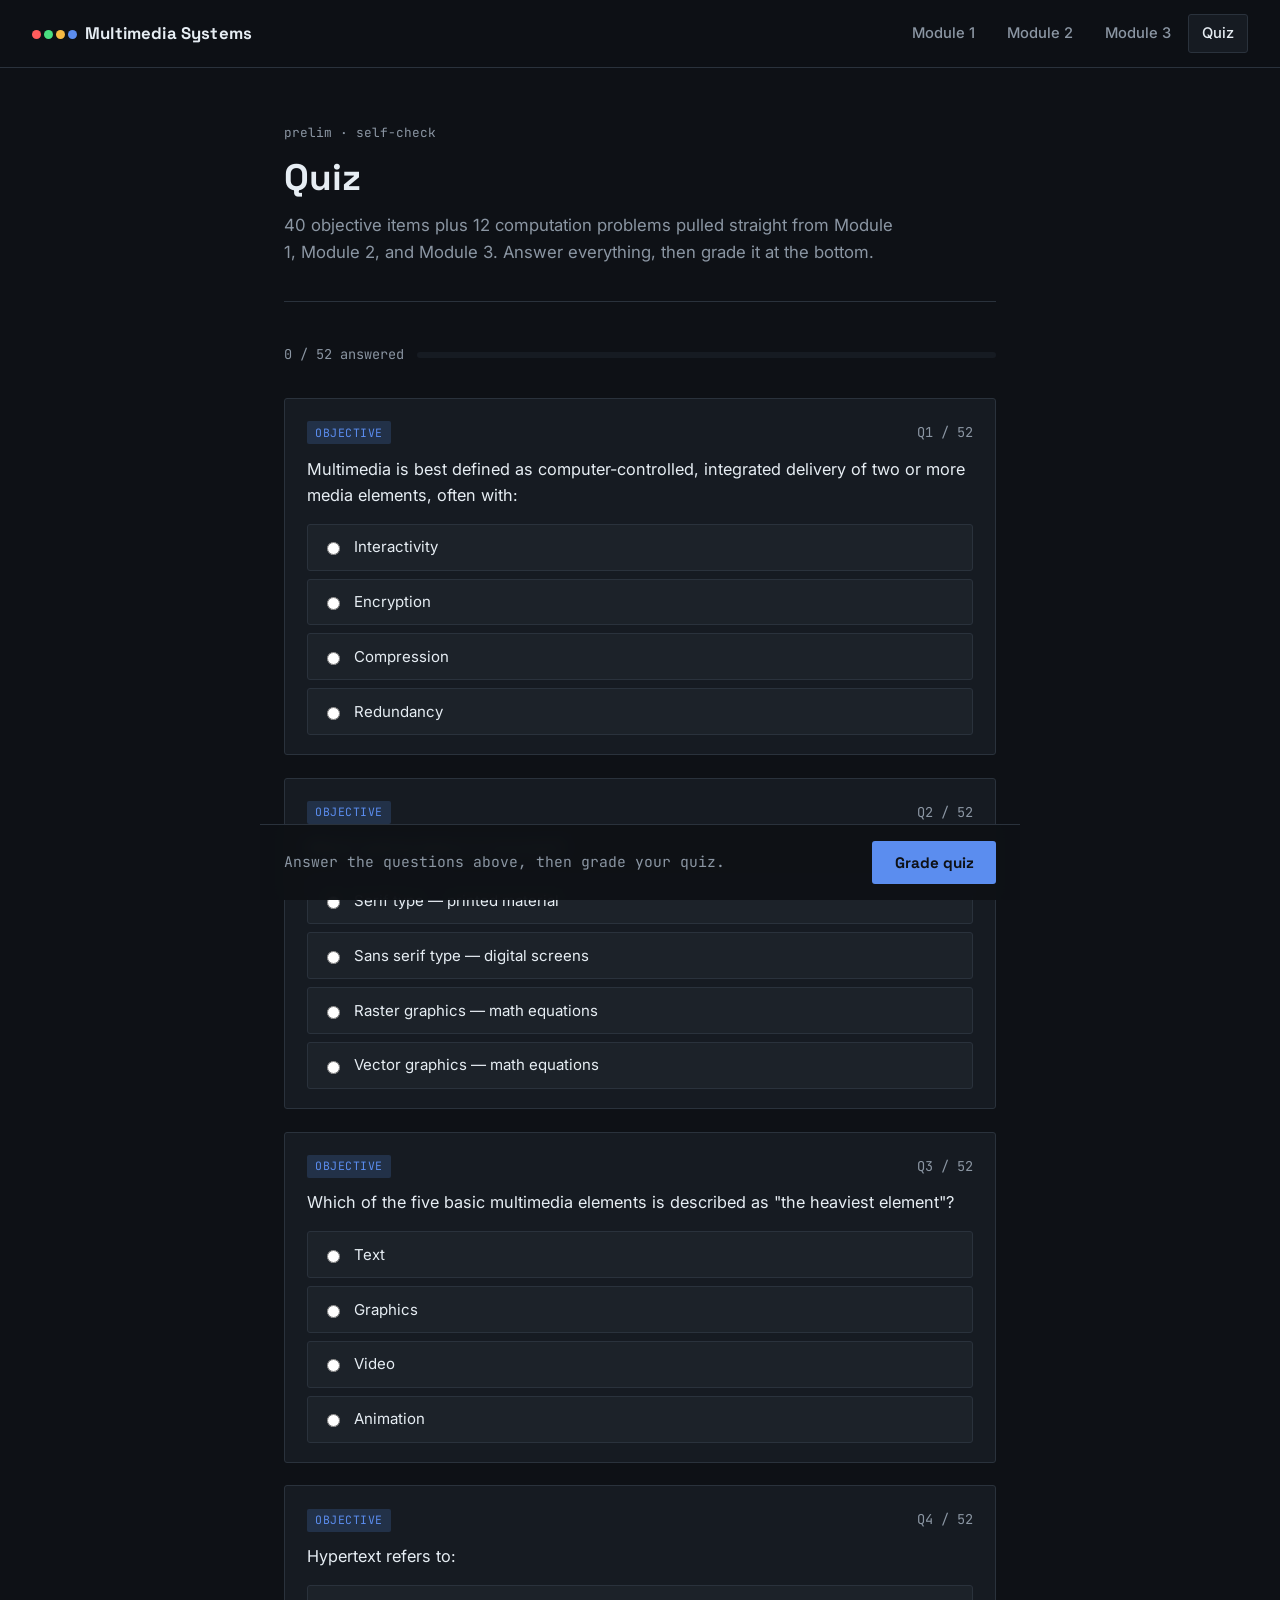
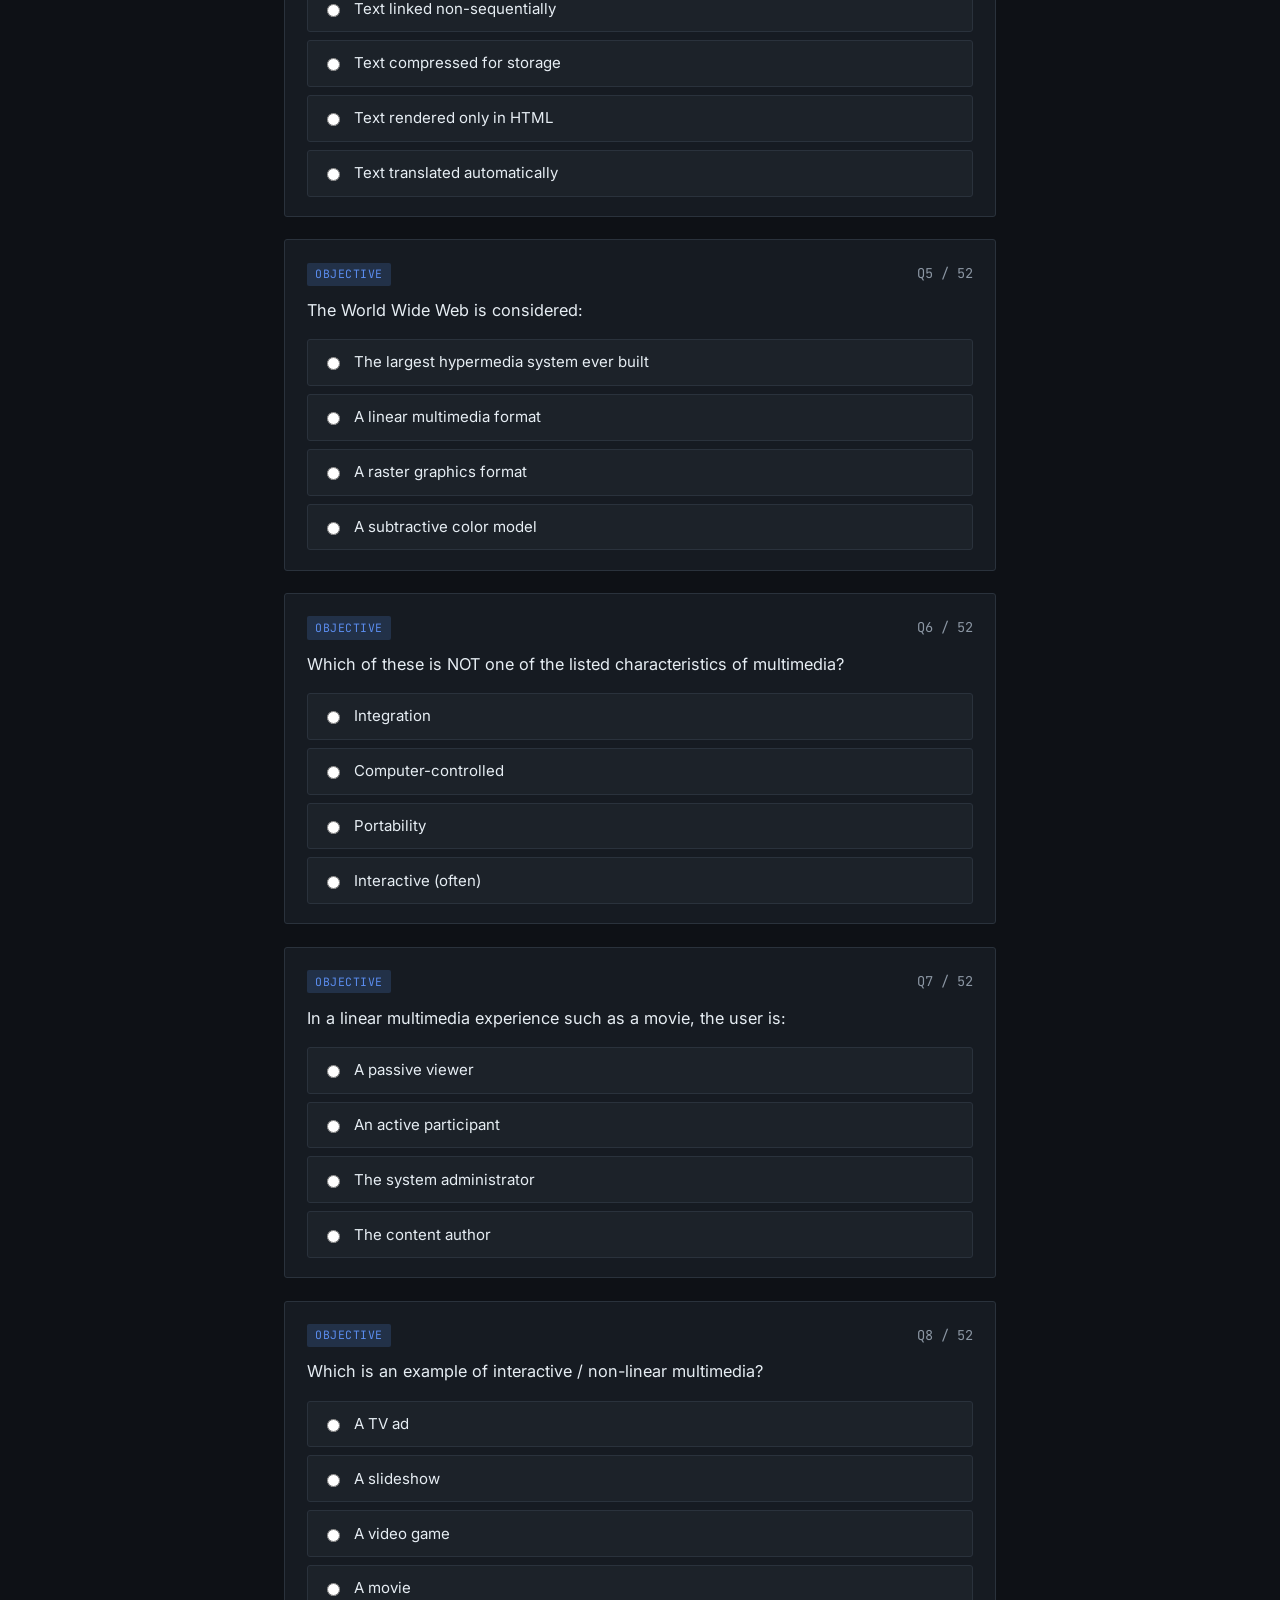
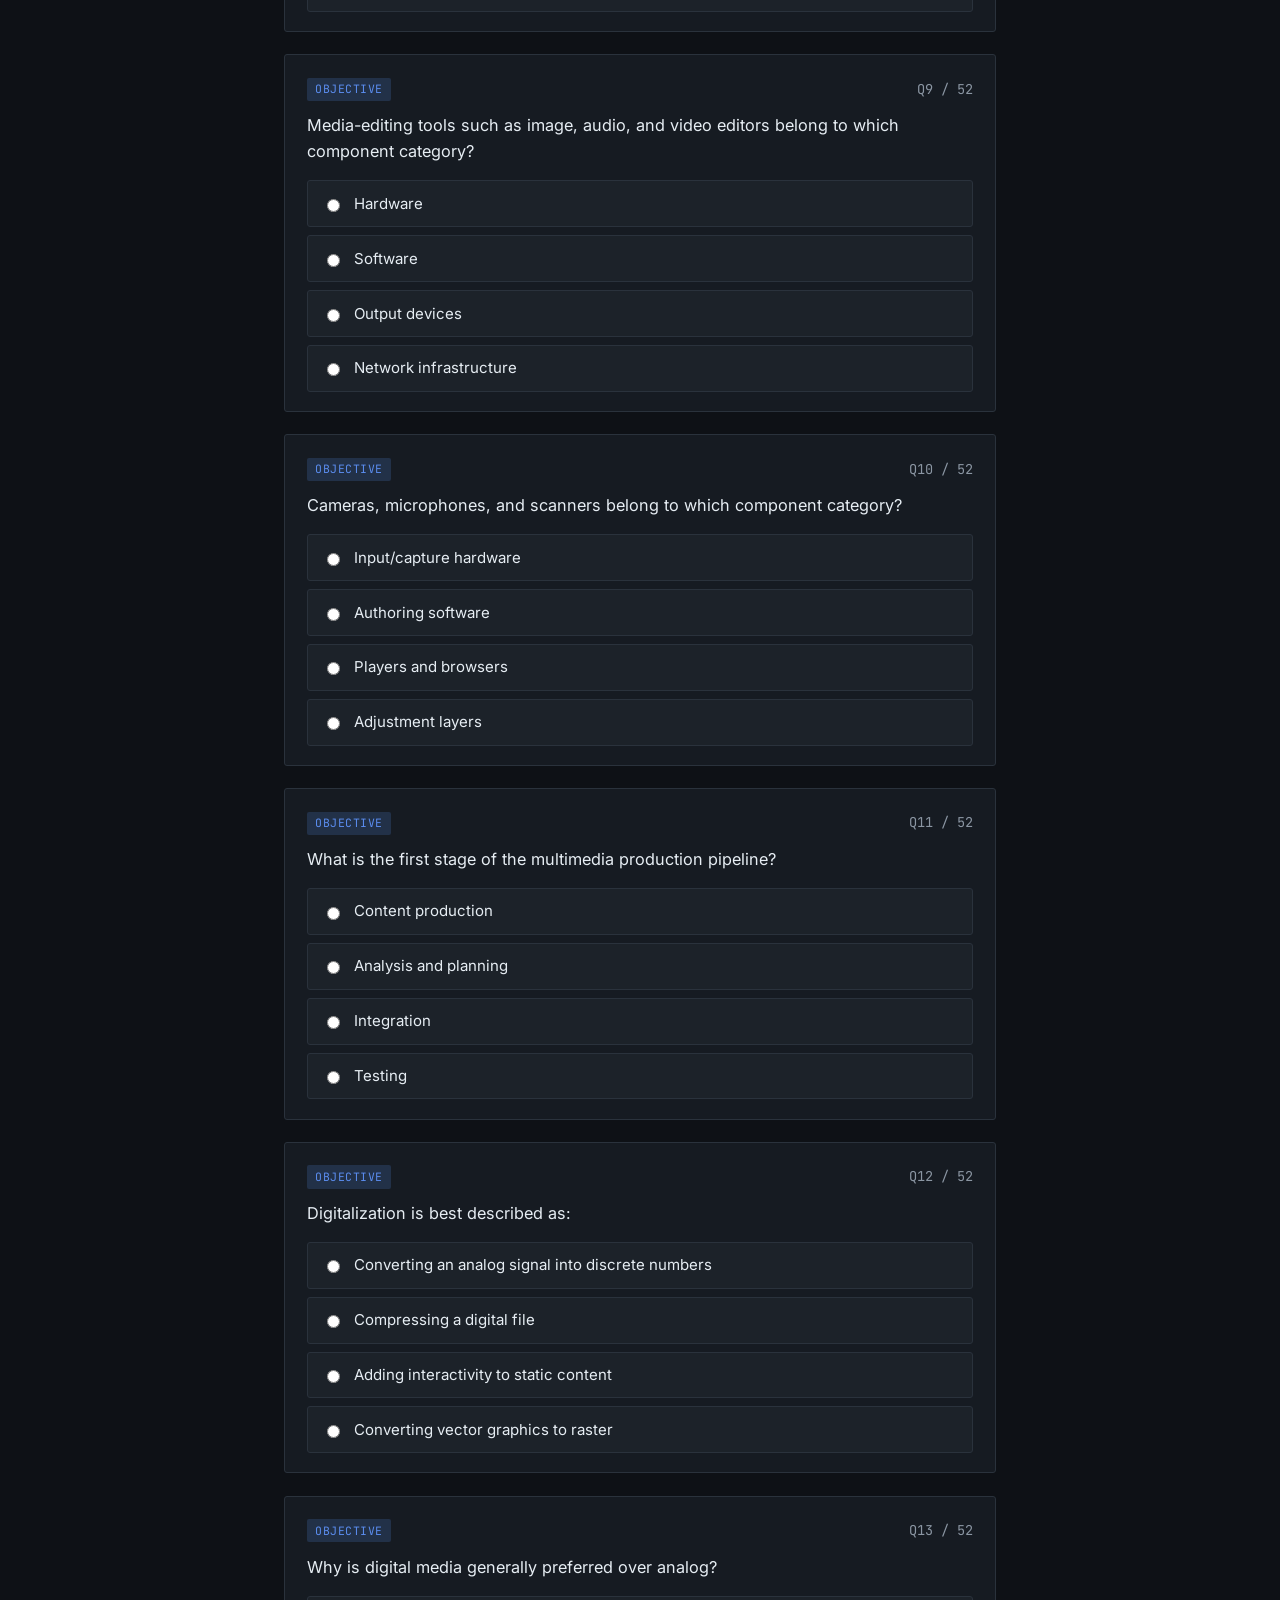
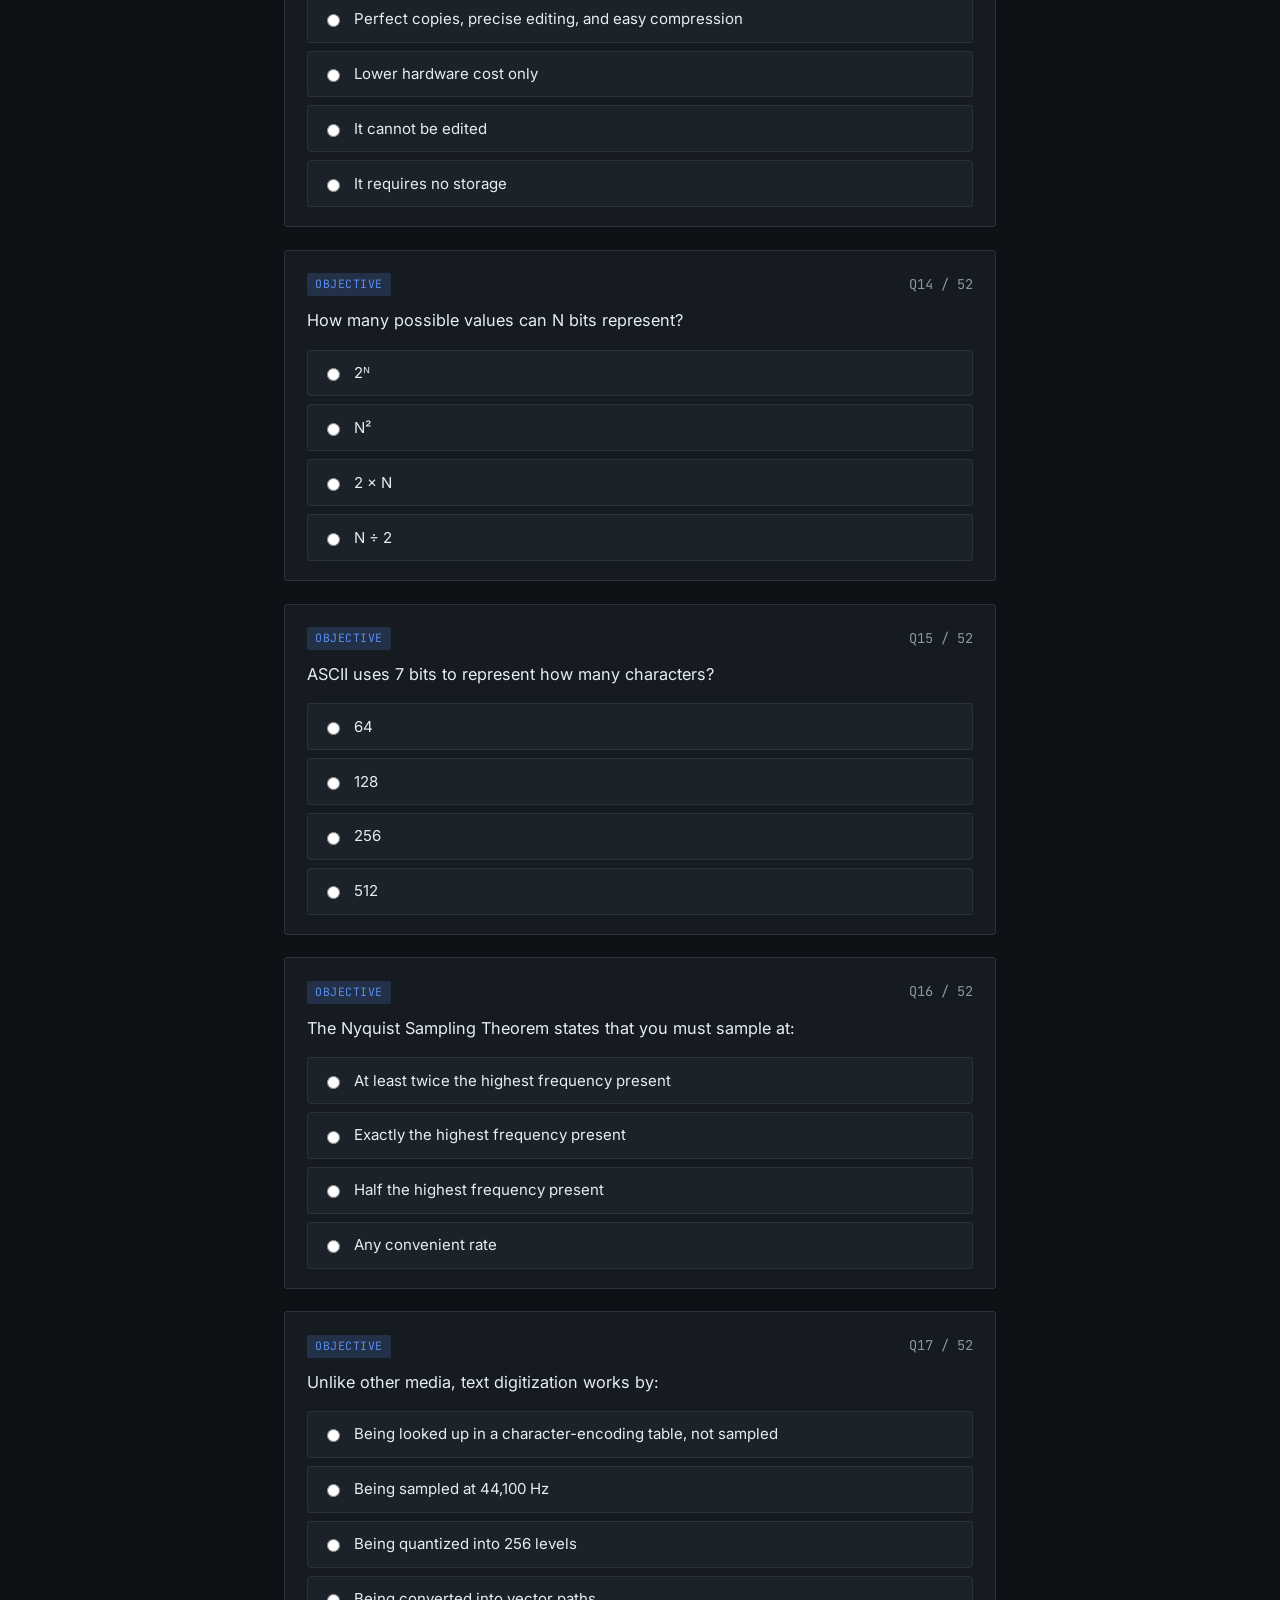
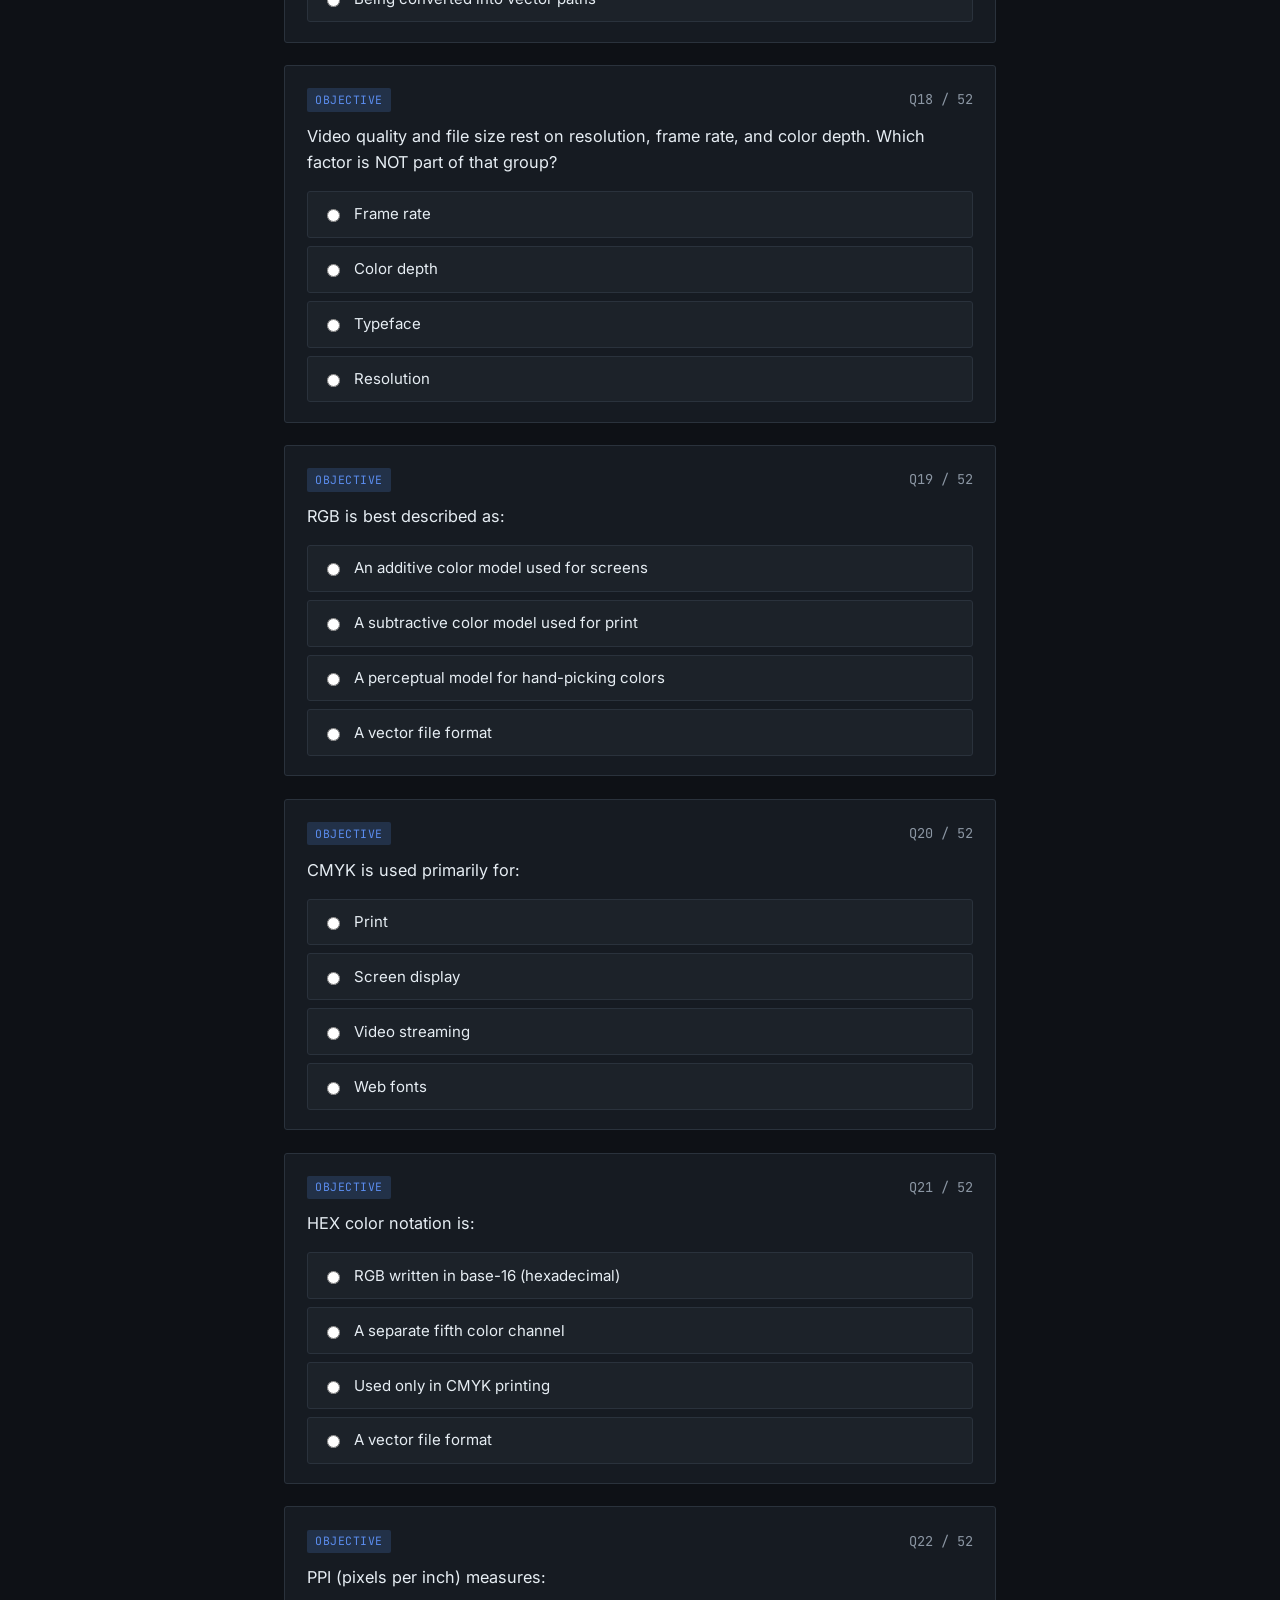
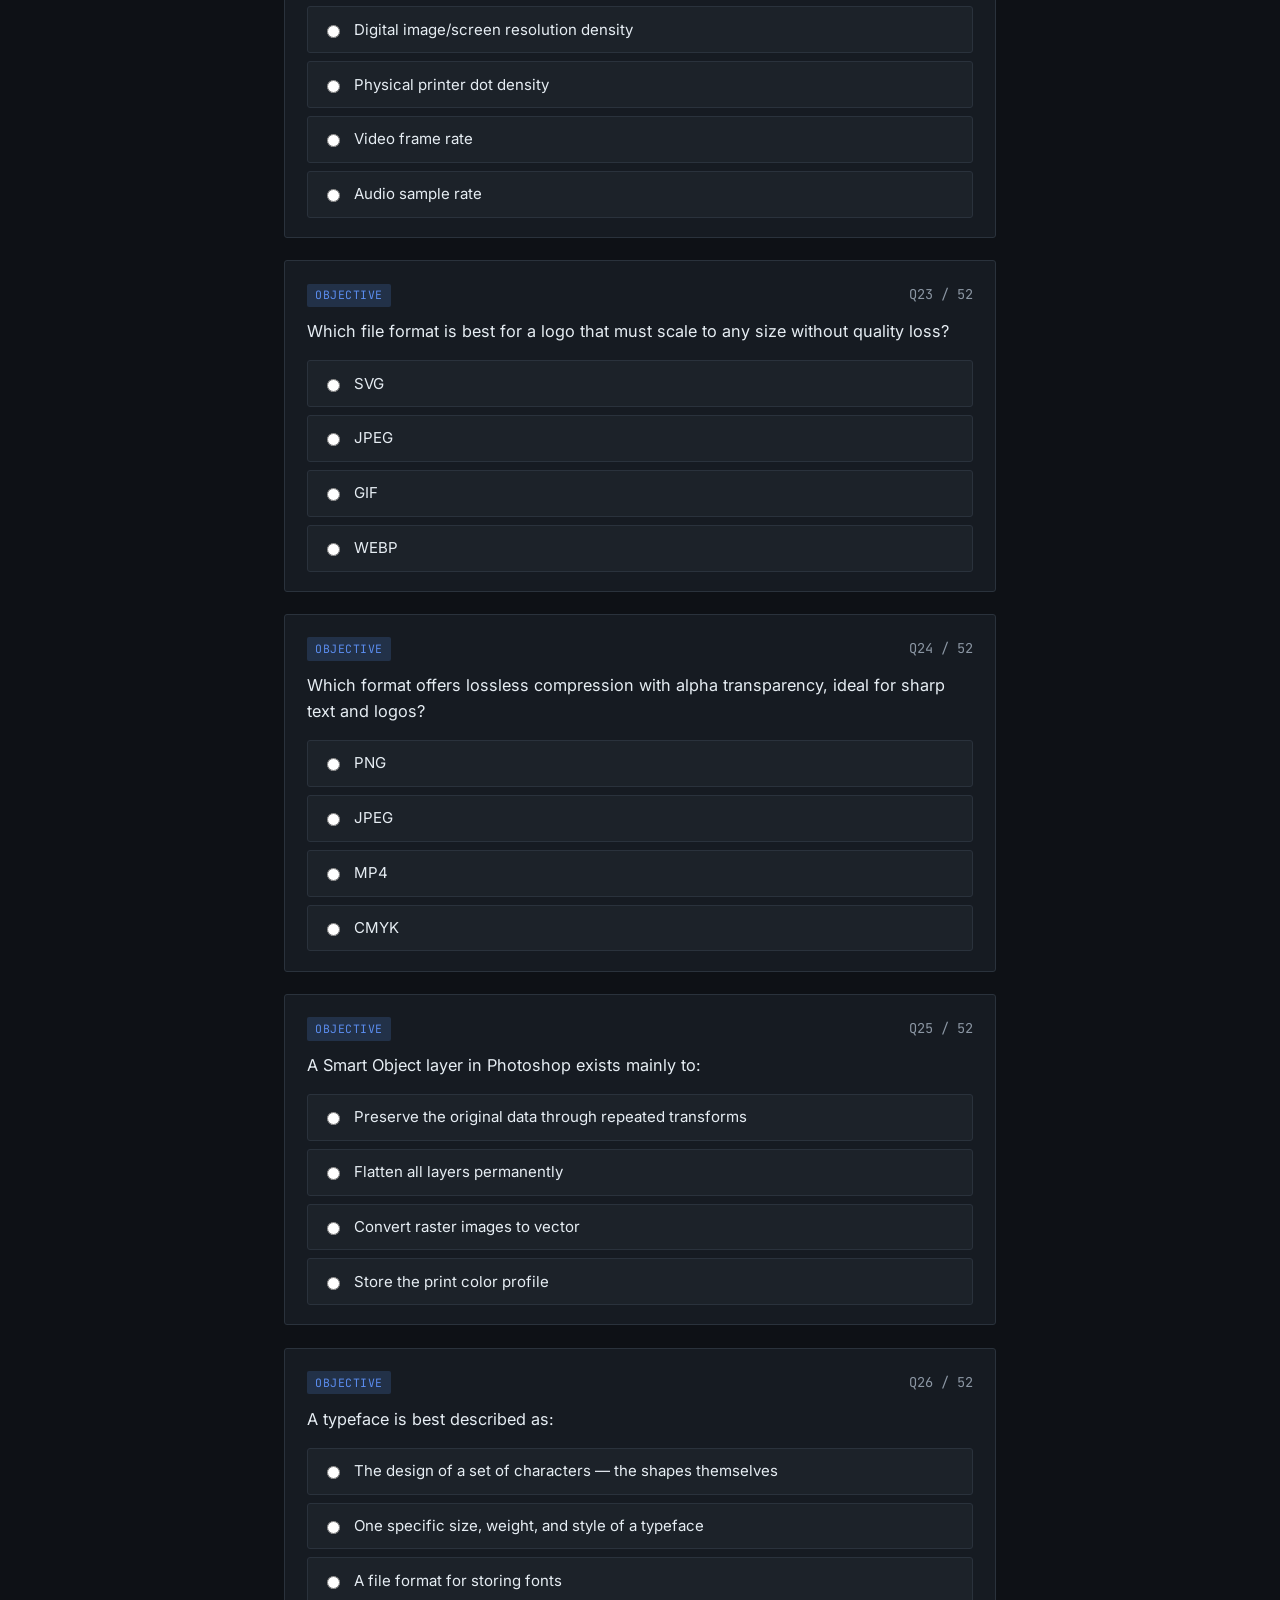
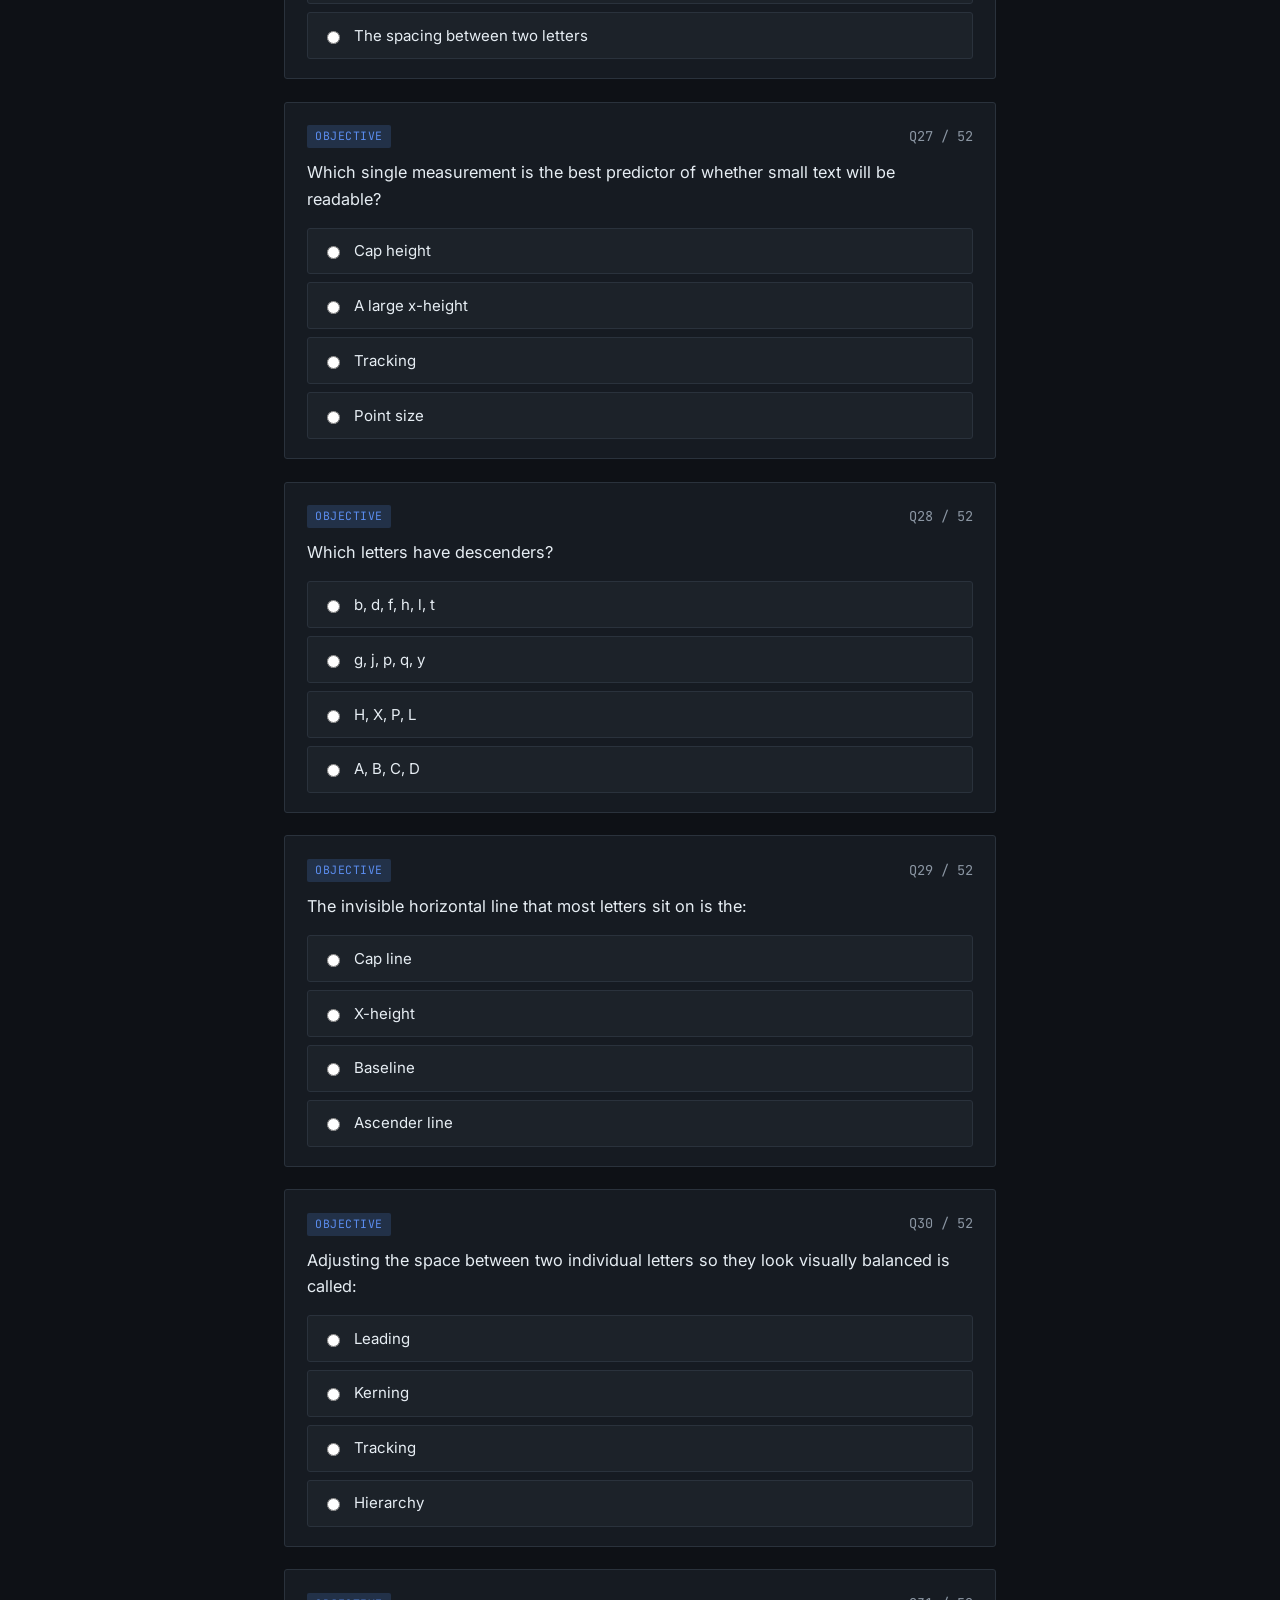
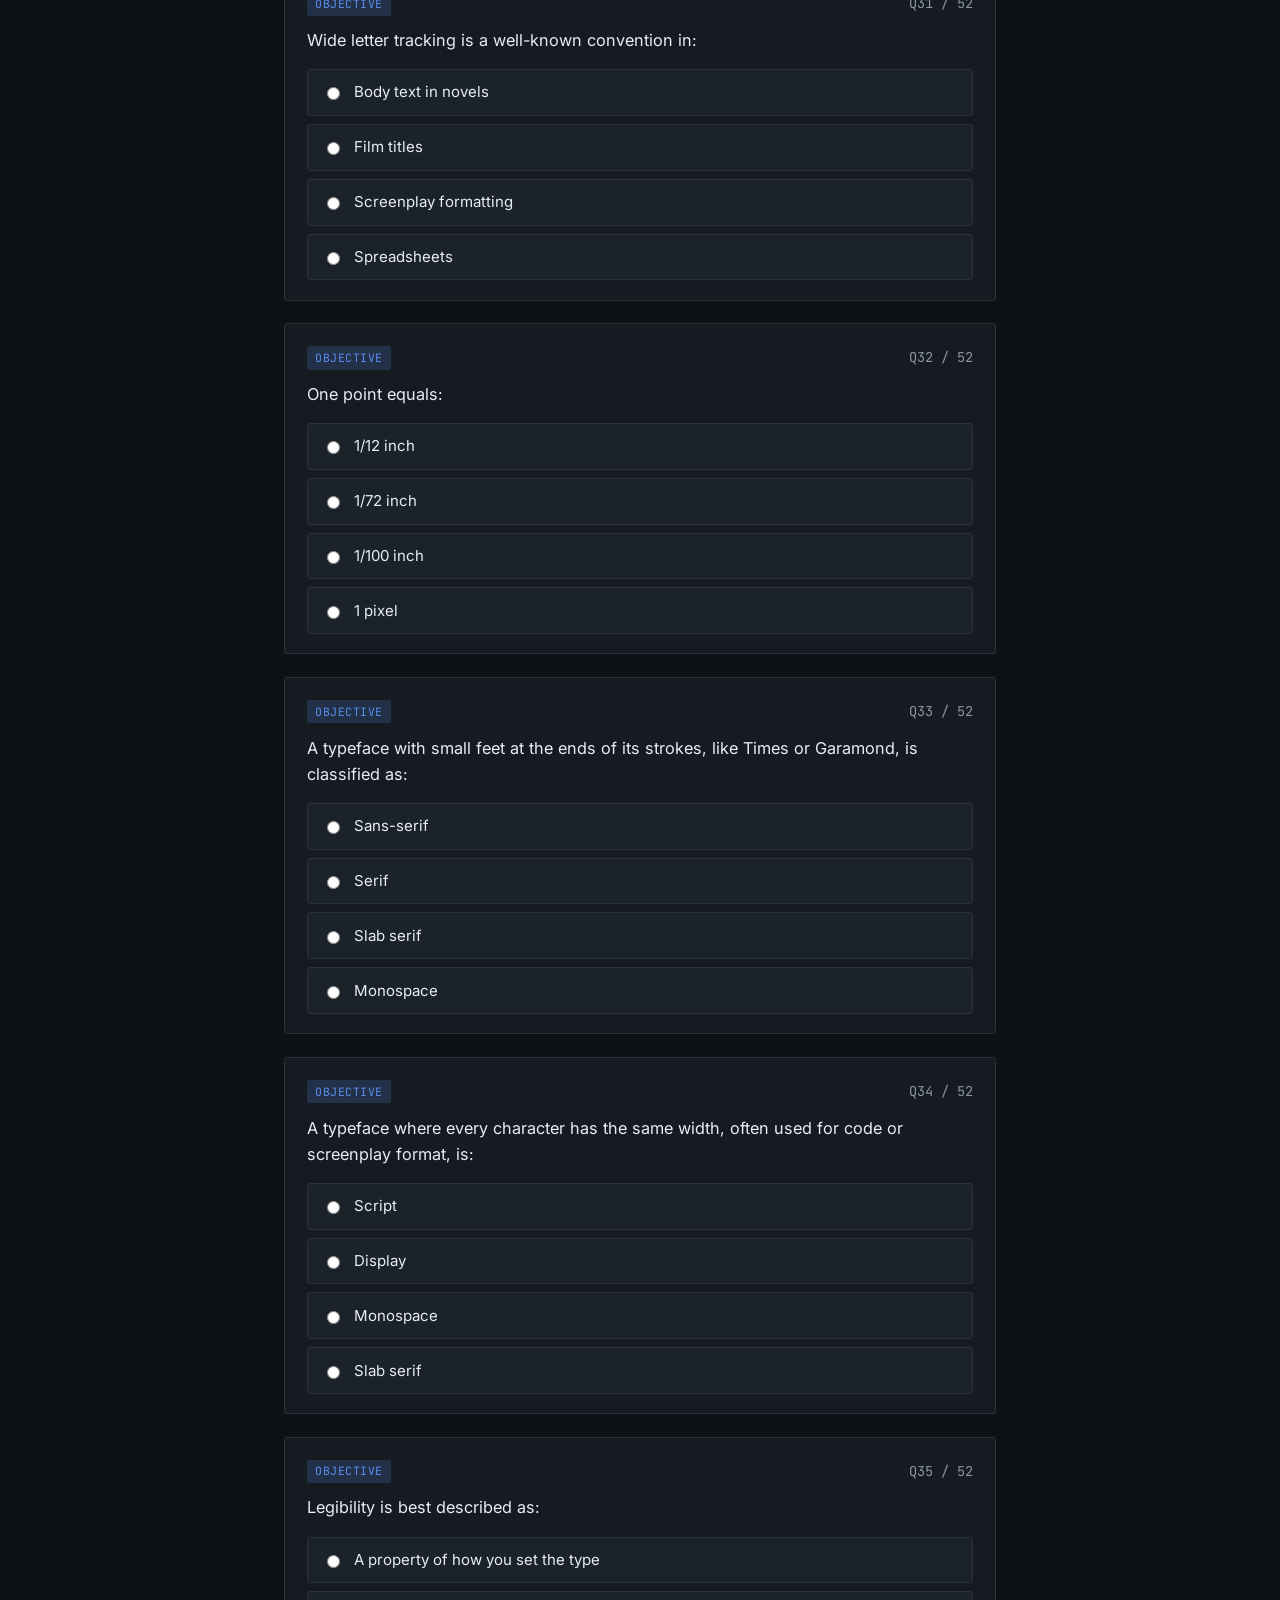
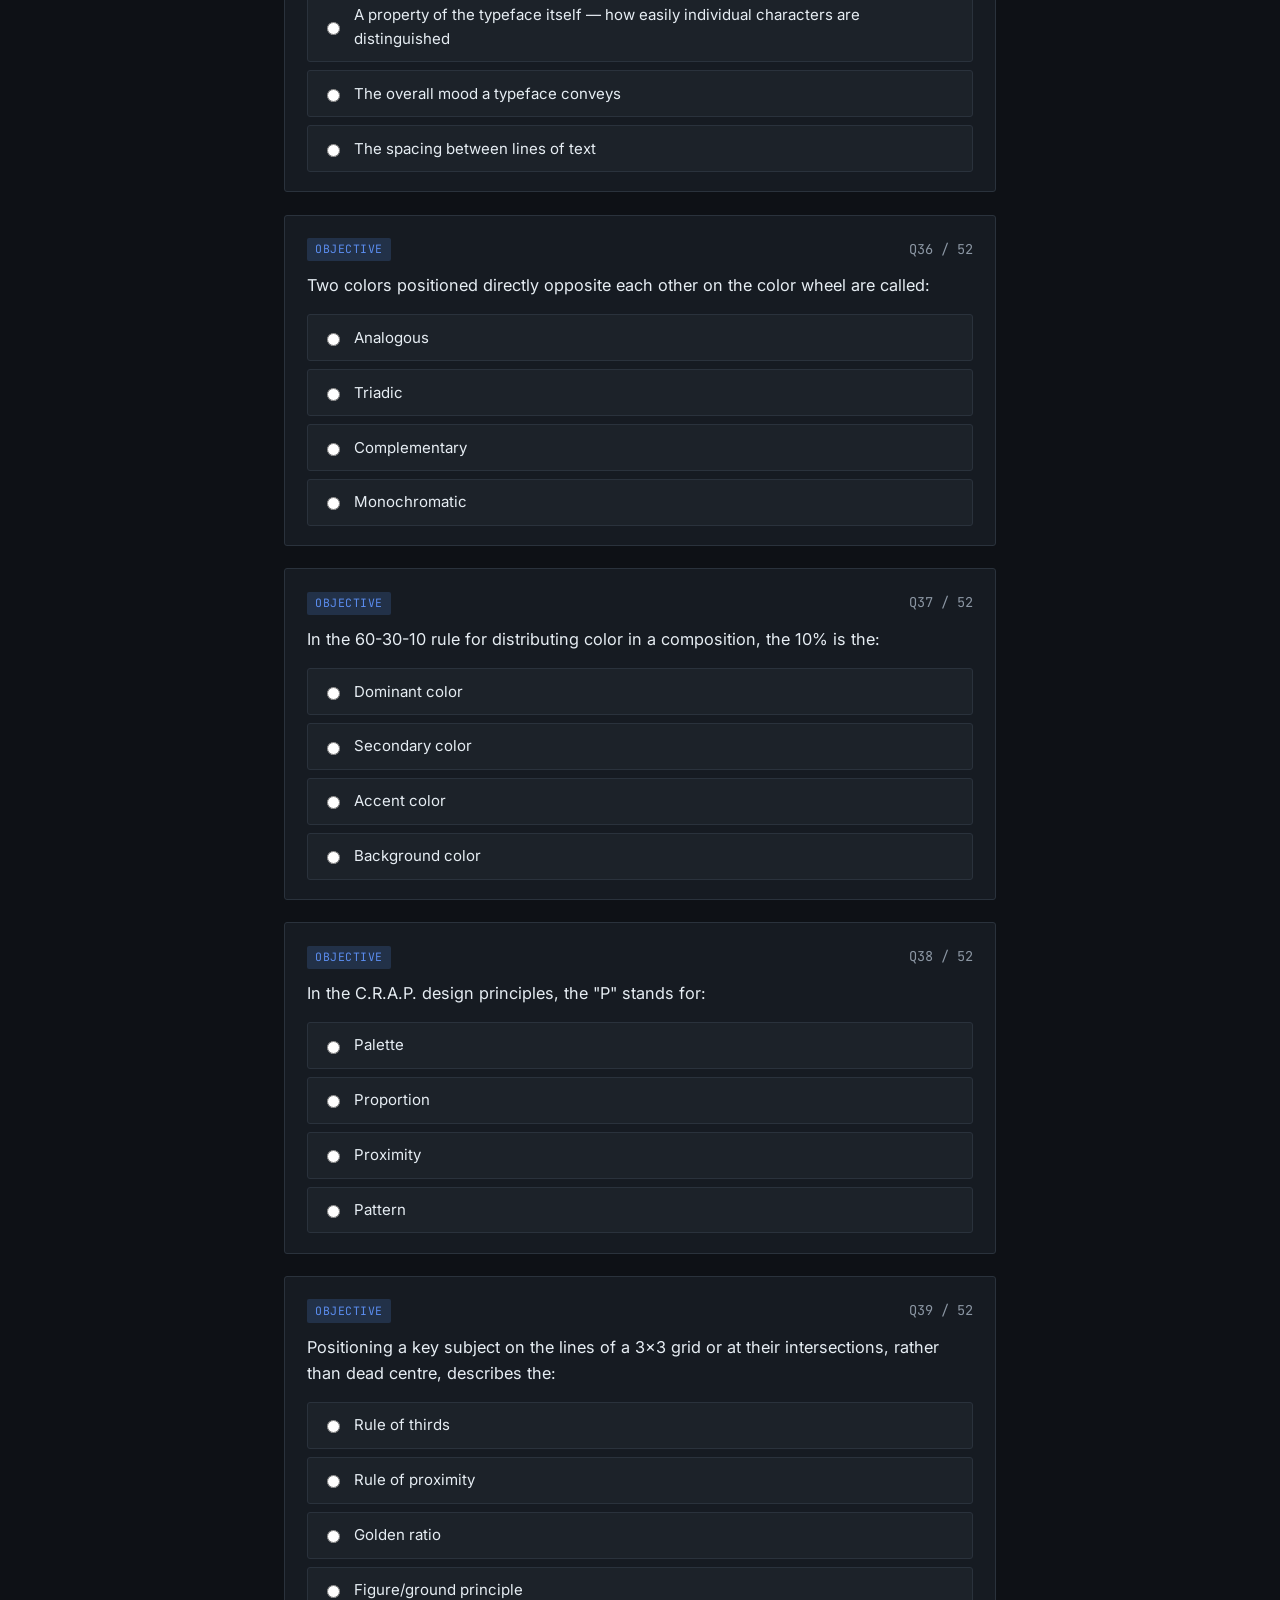
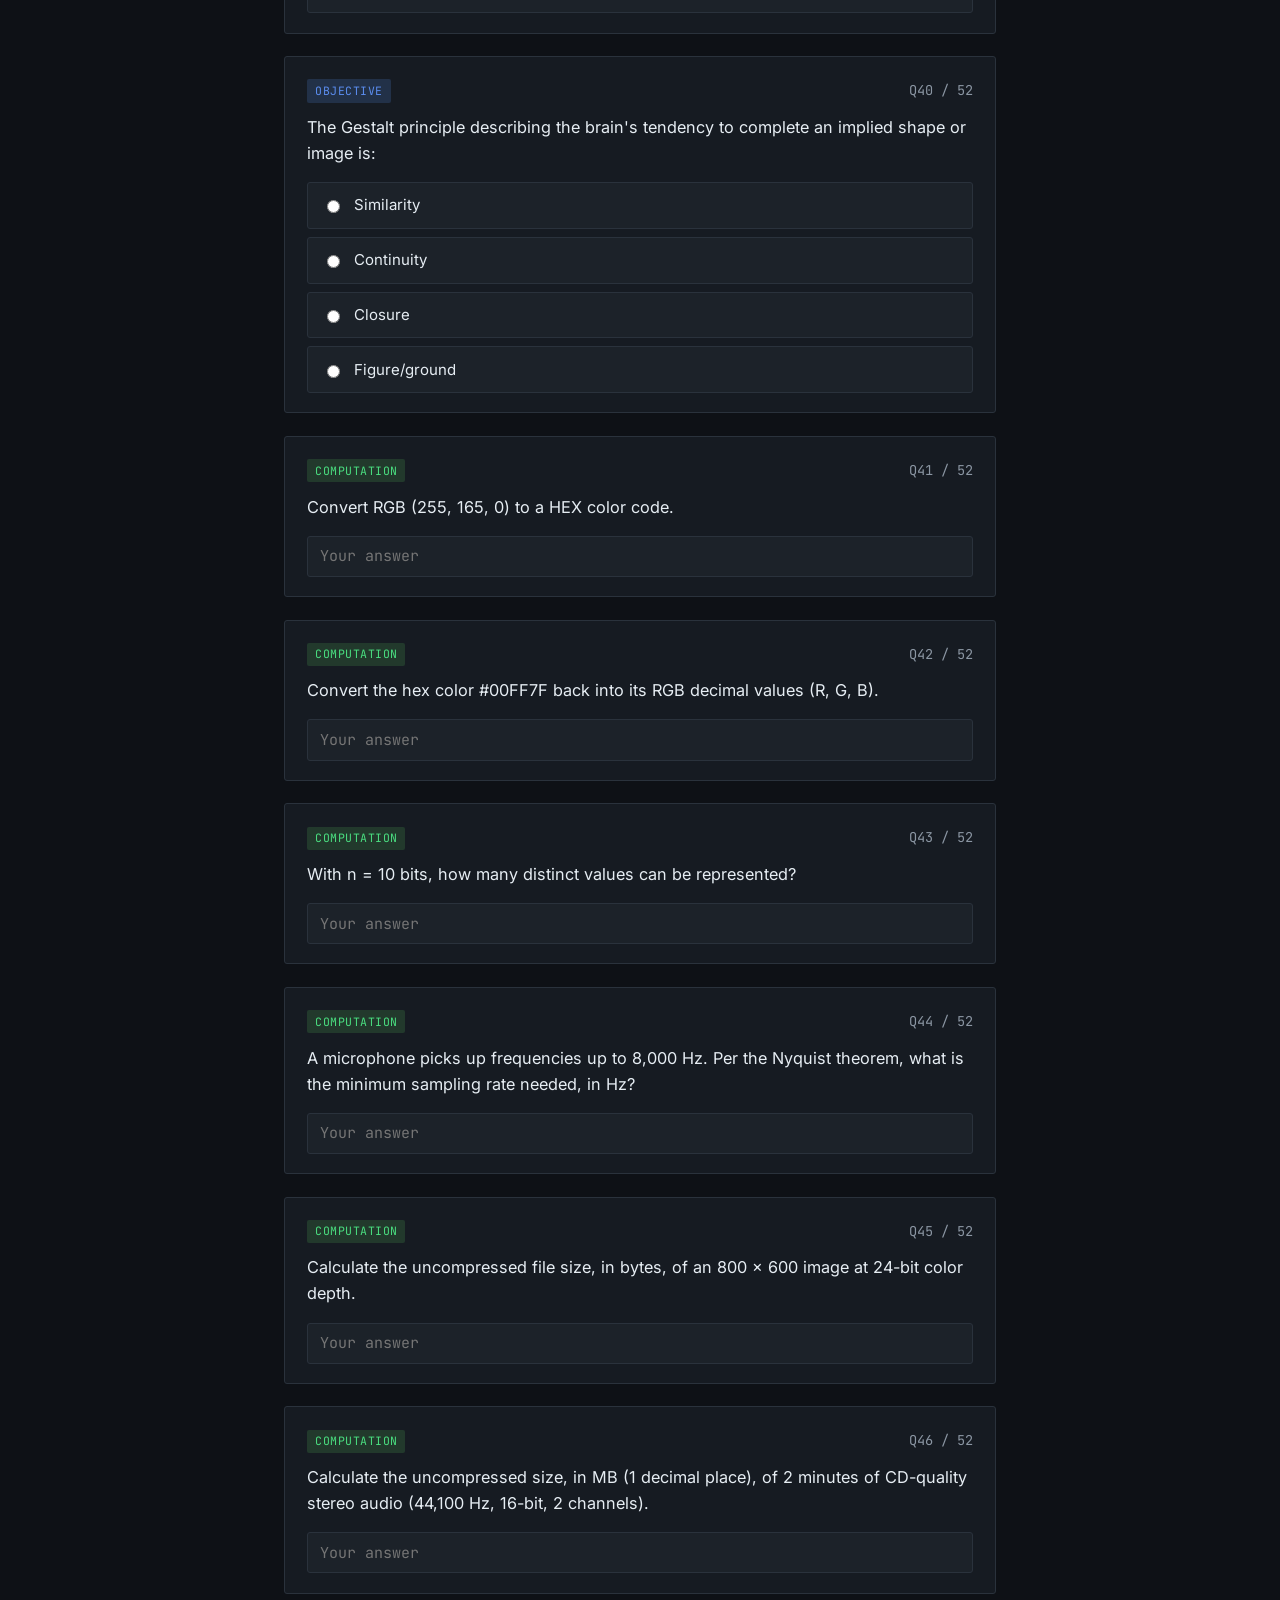
<file: quiz.html>
<!DOCTYPE html>
<html lang="en">
<head>
<meta charset="UTF-8">
<meta name="viewport" content="width=device-width, initial-scale=1.0">
<title>Quiz | Multimedia Systems</title>
<link rel="stylesheet" href="style.css">
</head>
<body>

<header class="topbar">
  <div class="brand"><span class="chip"><span class="cr"></span><span class="cg"></span><span class="cy"></span><span class="cb"></span></span> Multimedia Systems</div>
  <nav class="mainnav">
    <a href="index.html">Module 1</a>
    <a href="module2.html">Module 2</a>
    <a href="module3.html">Module 3</a>
    <a href="quiz.html" class="active">Quiz</a>
  </nav>
</header>

<main class="page">

  <div class="hero">
    <p class="eyebrow">prelim · self-check</p>
    <h1>Quiz</h1>
    <p class="lead">40 objective items plus 12 computation problems pulled straight from Module 1, Module 2, and Module 3. Answer everything, then grade it at the bottom.</p>
  </div>

  <div class="quiz-progress">
    <span id="progress-label">0 / 52 answered</span>
    <div class="bar"><div class="bar-fill" id="progress-fill"></div></div>
  </div>

  <div id="quiz-root"></div>

  <div class="quizbar">
    <span id="score-summary">Answer the questions above, then grade your quiz.</span>
    <button class="gradebtn" id="grade-btn">Grade quiz</button>
  </div>

</main>

<script>
/* ===================================================================
   QUESTION BANK
   type: "objective"   -> multiple choice, `correct` is the option index
   type: "computation" -> free text, checked by matchType:
       "numlist" -> compares every number found in the input, in order
       "approx"  -> compares a single number within `tolerance`
   =================================================================== */
const QUESTIONS = [

  // ---------------- OBJECTIVE — MODULE 1 & 2 (25) ----------------
  {type:"objective", prompt:"Multimedia is best defined as computer-controlled, integrated delivery of two or more media elements, often with:",
   options:["Interactivity","Encryption","Compression","Redundancy"], correct:0,
   explain:"Multimedia is a computer-controlled, integrated delivery of multiple media elements — often with interactivity that lets the user influence what is presented, and when."},

  {type:"objective", prompt:"Which pairing below is incorrect?",
   options:["Serif type — printed material","Sans serif type — digital screens","Raster graphics — math equations","Vector graphics — math equations"], correct:2,
   explain:"Raster images are made of pixels (a grid of bits); it's vector graphics that are built from math equations and paths."},

  {type:"objective", prompt:"Which of the five basic multimedia elements is described as \"the heaviest element\"?",
   options:["Text","Graphics","Video","Animation"], correct:2,
   explain:"Video carries moving images with synced audio, making it the heaviest of the five elements to store and transmit."},

  {type:"objective", prompt:"Hypertext refers to:",
   options:["Text linked non-sequentially","Text compressed for storage","Text rendered only in HTML","Text translated automatically"], correct:0,
   explain:"Hypertext is text linked non-sequentially — the clickable links that let you jump between passages."},

  {type:"objective", prompt:"The World Wide Web is considered:",
   options:["The largest hypermedia system ever built","A linear multimedia format","A raster graphics format","A subtractive color model"], correct:0,
   explain:"Hypermedia extends hypertext's non-sequential linking across every medium, and the Web is the largest such system built."},

  {type:"objective", prompt:"Which of these is NOT one of the listed characteristics of multimedia?",
   options:["Integration","Computer-controlled","Portability","Interactive (often)"], correct:2,
   explain:"The listed characteristics are combination, integration, computer-controlled, digital, and interactive (often) — portability isn't one of them."},

  {type:"objective", prompt:"In a linear multimedia experience such as a movie, the user is:",
   options:["A passive viewer","An active participant","The system administrator","The content author"], correct:0,
   explain:"Linear multimedia plays start to finish with the user as a passive viewer, unlike interactive/non-linear formats."},

  {type:"objective", prompt:"Which is an example of interactive / non-linear multimedia?",
   options:["A TV ad","A slideshow","A video game","A movie"], correct:2,
   explain:"A video game lets the user control navigation and pace, making it interactive/non-linear — unlike a movie, slideshow, or TV ad."},

  {type:"objective", prompt:"Media-editing tools such as image, audio, and video editors belong to which component category?",
   options:["Hardware","Software","Output devices","Network infrastructure"], correct:1,
   explain:"Media-editing tools are software — one of the two main component categories alongside hardware."},

  {type:"objective", prompt:"Cameras, microphones, and scanners belong to which component category?",
   options:["Input/capture hardware","Authoring software","Players and browsers","Adjustment layers"], correct:0,
   explain:"Cameras, mics, scanners, tablets, and recorders are input/capture hardware."},

  {type:"objective", prompt:"What is the first stage of the multimedia production pipeline?",
   options:["Content production","Analysis and planning","Integration","Testing"], correct:1,
   explain:"The pipeline runs analysis and planning → design → content production → integration → testing."},

  {type:"objective", prompt:"Digitalization is best described as:",
   options:["Converting an analog signal into discrete numbers","Compressing a digital file","Adding interactivity to static content","Converting vector graphics to raster"], correct:0,
   explain:"Digitalization is the process of converting an analog (continuous) signal into discrete digital numbers."},

  {type:"objective", prompt:"Why is digital media generally preferred over analog?",
   options:["Perfect copies, precise editing, and easy compression","Lower hardware cost only","It cannot be edited","It requires no storage"], correct:0,
   explain:"Digital media allows perfect copies, precise editing, compression, network transmission, and compact storage."},

  {type:"objective", prompt:"How many possible values can N bits represent?",
   options:["2ᴺ","N²","2 × N","N ÷ 2"], correct:0,
   explain:"N bits give 2ⁿ possible values — e.g. 8 bits give 2⁸ = 256 values."},

  {type:"objective", prompt:"ASCII uses 7 bits to represent how many characters?",
   options:["64","128","256","512"], correct:1,
   explain:"ASCII: 7 bits → 2⁷ = 128 characters, covering English letters, digits, and punctuation."},

  {type:"objective", prompt:"The Nyquist Sampling Theorem states that you must sample at:",
   options:["At least twice the highest frequency present","Exactly the highest frequency present","Half the highest frequency present","Any convenient rate"], correct:0,
   explain:"Sampling at least twice the highest frequency present is required to faithfully capture a signal — hence CDs sampling at 44,100 Hz for ~20,000 Hz hearing."},

  {type:"objective", prompt:"Unlike other media, text digitization works by:",
   options:["Being looked up in a character-encoding table, not sampled","Being sampled at 44,100 Hz","Being quantized into 256 levels","Being converted into vector paths"], correct:0,
   explain:"Each character maps to a number via a character-encoding scheme — text is looked up in a table, not sampled."},

  {type:"objective", prompt:"Video quality and file size rest on resolution, frame rate, and color depth. Which factor is NOT part of that group?",
   options:["Frame rate","Color depth","Typeface","Resolution"], correct:2,
   explain:"Video size depends on resolution, frame rate, and color depth (bits per pixel) — typeface is a text property, not a video one."},

  {type:"objective", prompt:"RGB is best described as:",
   options:["An additive color model used for screens","A subtractive color model used for print","A perceptual model for hand-picking colors","A vector file format"], correct:0,
   explain:"RGB mixes red, green, and blue light additively — combining all channels at full intensity produces white, which is why it's used for screens."},

  {type:"objective", prompt:"CMYK is used primarily for:",
   options:["Print","Screen display","Video streaming","Web fonts"], correct:0,
   explain:"CMYK mixes cyan, magenta, yellow, and black inks — the subtractive model used for physical printing."},

  {type:"objective", prompt:"HEX color notation is:",
   options:["RGB written in base-16 (hexadecimal)","A separate fifth color channel","Used only in CMYK printing","A vector file format"], correct:0,
   explain:"HEX (#RRGGBB) is simply RGB expressed in hexadecimal — each channel becomes two hex digits from 00 to FF."},

  {type:"objective", prompt:"PPI (pixels per inch) measures:",
   options:["Digital image/screen resolution density","Physical printer dot density","Video frame rate","Audio sample rate"], correct:0,
   explain:"PPI measures how densely pixels are packed in a digital image or screen; DPI is the printer equivalent."},

  {type:"objective", prompt:"Which file format is best for a logo that must scale to any size without quality loss?",
   options:["SVG","JPEG","GIF","WEBP"], correct:0,
   explain:"SVG is vector-based code, so it scales to any size with no quality loss — ideal for logos, icons, and type."},

  {type:"objective", prompt:"Which format offers lossless compression with alpha transparency, ideal for sharp text and logos?",
   options:["PNG","JPEG","MP4","CMYK"], correct:0,
   explain:"PNG is a lossless raster format with an alpha channel, making it well-suited to sharp edges, text, and logos that need transparency."},

  {type:"objective", prompt:"A Smart Object layer in Photoshop exists mainly to:",
   options:["Preserve the original data through repeated transforms","Flatten all layers permanently","Convert raster images to vector","Store the print color profile"], correct:0,
   explain:"Smart Objects protect the original data so that scaling and other transforms stay non-destructive and reversible."},

  // ---------------- OBJECTIVE — MODULE 3 (15) ----------------
  {type:"objective", prompt:"A typeface is best described as:",
   options:["The design of a set of characters — the shapes themselves","One specific size, weight, and style of a typeface","A file format for storing fonts","The spacing between two letters"], correct:0,
   explain:"Typeface is the design of a set of characters (e.g. Barlow); a font is one specific size, weight, and style of that typeface (e.g. Barlow Regular 44pt)."},

  {type:"objective", prompt:"Which single measurement is the best predictor of whether small text will be readable?",
   options:["Cap height","A large x-height","Tracking","Point size"], correct:1,
   explain:"A large x-height is called out as the best single predictor of whether small text will be readable."},

  {type:"objective", prompt:"Which letters have descenders?",
   options:["b, d, f, h, l, t","g, j, p, q, y","H, X, P, L","A, B, C, D"], correct:1,
   explain:"Descenders are parts of lowercase letters that extend below the baseline, such as g, j, p, q, and y."},

  {type:"objective", prompt:"The invisible horizontal line that most letters sit on is the:",
   options:["Cap line","X-height","Baseline","Ascender line"], correct:2,
   explain:"The baseline is the invisible horizontal line on which most letters sit."},

  {type:"objective", prompt:"Adjusting the space between two individual letters so they look visually balanced is called:",
   options:["Leading","Kerning","Tracking","Hierarchy"], correct:1,
   explain:"Kerning adjusts the space between two individual letters; tracking adjusts overall spacing across a whole word, line, or block."},

  {type:"objective", prompt:"Wide letter tracking is a well-known convention in:",
   options:["Body text in novels","Film titles","Screenplay formatting","Spreadsheets"], correct:1,
   explain:"Wide tracking is called out specifically as a film-title convention."},

  {type:"objective", prompt:"One point equals:",
   options:["1/12 inch","1/72 inch","1/100 inch","1 pixel"], correct:1,
   explain:"Point size is a measurement of typeface size where 1 point = 1/72 inch."},

  {type:"objective", prompt:"A typeface with small feet at the ends of its strokes, like Times or Garamond, is classified as:",
   options:["Sans-serif","Serif","Slab serif","Monospace"], correct:1,
   explain:"Serif typefaces have small feet at the ends of strokes; sans-serif has none, and slab serif has thick, block-like serifs."},

  {type:"objective", prompt:"A typeface where every character has the same width, often used for code or screenplay format, is:",
   options:["Script","Display","Monospace","Slab serif"], correct:2,
   explain:"Monospace typefaces give every character the same width, giving a technical, typewriter feel used for code and screenplay format."},

  {type:"objective", prompt:"Legibility is best described as:",
   options:["A property of how you set the type","A property of the typeface itself — how easily individual characters are distinguished","The overall mood a typeface conveys","The spacing between lines of text"], correct:1,
   explain:"Legibility is a property of the typeface (distinguishing individual characters); readability is a property of how you set that type."},

  {type:"objective", prompt:"Two colors positioned directly opposite each other on the color wheel are called:",
   options:["Analogous","Triadic","Complementary","Monochromatic"], correct:2,
   explain:"Complementary colors sit directly opposite each other, giving maximum contrast and energy."},

  {type:"objective", prompt:"In the 60-30-10 rule for distributing color in a composition, the 10% is the:",
   options:["Dominant color","Secondary color","Accent color","Background color"], correct:2,
   explain:"The 60-30-10 rule splits a composition into 60% dominant, 30% secondary, and 10% accent."},

  {type:"objective", prompt:"In the C.R.A.P. design principles, the \"P\" stands for:",
   options:["Palette","Proportion","Proximity","Pattern"], correct:2,
   explain:"C.R.A.P. stands for Contrast, Repetition, Alignment, and Proximity — placing related elements together."},

  {type:"objective", prompt:"Positioning a key subject on the lines of a 3×3 grid or at their intersections, rather than dead centre, describes the:",
   options:["Rule of thirds","Rule of proximity","Golden ratio","Figure/ground principle"], correct:0,
   explain:"The rule of thirds places the key subject on the lines of a 3×3 grid or at their intersections rather than dead centre."},

  {type:"objective", prompt:"The Gestalt principle describing the brain's tendency to complete an implied shape or image is:",
   options:["Similarity","Continuity","Closure","Figure/ground"], correct:2,
   explain:"Closure is the brain's tendency to complete an implied shape or image even when it isn't fully drawn."},

  // ---------------- COMPUTATION (10 + 2 for Module 3) ----------------
  {type:"computation", prompt:"Convert RGB (255, 165, 0) to a HEX color code.",
   matchType:"exact", accept:["ff a5 00","ffa500","#ffa500"],
   explain:"255 → FF, 165 → A5, 0 → 00, so RGB(255, 165, 0) = #FFA500."},

  {type:"computation", prompt:"Convert the hex color #00FF7F back into its RGB decimal values (R, G, B).",
   matchType:"numlist", target:[0,255,127],
   explain:"00 = 0, FF = 255, 7F = 127, so #00FF7F = RGB(0, 255, 127)."},

  {type:"computation", prompt:"With n = 10 bits, how many distinct values can be represented?",
   matchType:"approx", target:1024, tolerance:0,
   explain:"Values = 2ⁿ = 2¹⁰ = 1,024."},

  {type:"computation", prompt:"A microphone picks up frequencies up to 8,000 Hz. Per the Nyquist theorem, what is the minimum sampling rate needed, in Hz?",
   matchType:"approx", target:16000, tolerance:0,
   explain:"Nyquist requires sampling at least twice the highest frequency: 2 × 8,000 Hz = 16,000 Hz."},

  {type:"computation", prompt:"Calculate the uncompressed file size, in bytes, of an 800 × 600 image at 24-bit color depth.",
   matchType:"approx", target:1440000, tolerance:1000,
   explain:"size = w × h × bit depth = 800 × 600 × 24 = 11,520,000 bits ÷ 8 = 1,440,000 bytes."},

  {type:"computation", prompt:"Calculate the uncompressed size, in MB (1 decimal place), of 2 minutes of CD-quality stereo audio (44,100 Hz, 16-bit, 2 channels).",
   matchType:"approx", target:21.2, tolerance:0.3,
   explain:"size = rate × depth × channels × sec = 44,100 × 16 × 2 × 120 = 169,344,000 bits ÷ 8 = 21,168,000 bytes ≈ 21.2 MB."},

  {type:"computation", prompt:"How many bytes are needed to store one uncompressed frame of 1920 × 1080 video at 24-bit color depth?",
   matchType:"approx", target:6220800, tolerance:1000,
   explain:"size = 1920 × 1080 × 24 = 49,766,400 bits ÷ 8 = 6,220,800 bytes — the same formula used for a still image."},

  {type:"computation", prompt:"For uncompressed 1080p video at 24-bit color depth and 30 fps, what is the approximate data rate in MB per second (1 decimal place)?",
   matchType:"approx", target:186.6, tolerance:2,
   explain:"per second = 1920 × 1080 × 24 × 30 ÷ 8 = 186,624,000 bytes ≈ 186.6 MB/s."},

  {type:"computation", prompt:"A grayscale pixel is stored with 8 bits. How many distinct gray levels are possible?",
   matchType:"approx", target:256, tolerance:0,
   explain:"8 bits give 2⁸ = 256 possible levels — one color channel's worth of grayscale."},

  {type:"computation", prompt:"Convert the hex color #2E5496 back into its RGB decimal values (R, G, B).",
   matchType:"numlist", target:[46,84,150],
   explain:"2E = 46, 54 = 84, 96 = 150, so #2E5496 = RGB(46, 84, 150) — the reverse of the worked example in Module 2."},

  {type:"computation", prompt:"A poster title is set at 72pt. Since 1 point = 1/72 inch, how tall is it in inches?",
   matchType:"approx", target:1, tolerance:0.01,
   explain:"72pt ÷ 72 = 1 inch."},

  {type:"computation", prompt:"Convert 18pt to inches (round to 2 decimal places).",
   matchType:"approx", target:0.25, tolerance:0.01,
   explain:"18pt ÷ 72 = 0.25 inch."}
];

/* ===================================================================
   RENDERING
   =================================================================== */
const root = document.getElementById("quiz-root");

QUESTIONS.forEach((q, i) => {
  const card = document.createElement("div");
  card.className = "qcard";
  card.dataset.index = i;

  const meta = document.createElement("div");
  meta.className = "qmeta";
  meta.innerHTML = `<span class="qtag ${q.type}">${q.type === "objective" ? "Objective" : "Computation"}</span><span class="qnum">Q${i + 1} / ${QUESTIONS.length}</span>`;
  card.appendChild(meta);

  const prompt = document.createElement("p");
  prompt.className = "prompt";
  prompt.textContent = q.prompt;
  card.appendChild(prompt);

  if (q.type === "objective") {
    const wrap = document.createElement("div");
    wrap.className = "options";
    q.options.forEach((opt, oi) => {
      const label = document.createElement("label");
      label.className = "option";
      label.innerHTML = `<input type="radio" name="q${i}" value="${oi}"> <span>${opt}</span>`;
      label.querySelector("input").addEventListener("change", updateProgress);
      wrap.appendChild(label);
    });
    card.appendChild(wrap);
  } else {
    const row = document.createElement("div");
    row.className = "compute-row";
    row.innerHTML = `<input type="text" id="q${i}" placeholder="Your answer">`;
    row.querySelector("input").addEventListener("input", updateProgress);
    card.appendChild(row);
  }

  const fb = document.createElement("div");
  fb.className = "feedback";
  fb.id = `fb${i}`;
  card.appendChild(fb);

  const ex = document.createElement("div");
  ex.className = "explain";
  ex.id = `ex${i}`;
  ex.textContent = q.explain;
  card.appendChild(ex);

  root.appendChild(card);
});

/* ===================================================================
   PROGRESS
   =================================================================== */
function updateProgress() {
  let answered = 0;
  QUESTIONS.forEach((q, i) => {
    if (q.type === "objective") {
      if (document.querySelector(`input[name="q${i}"]:checked`)) answered++;
    } else {
      const val = document.getElementById(`q${i}`).value.trim();
      if (val.length > 0) answered++;
    }
  });
  document.getElementById("progress-label").textContent = `${answered} / ${QUESTIONS.length} answered`;
  document.getElementById("progress-fill").style.width = `${(answered / QUESTIONS.length) * 100}%`;
}

/* ===================================================================
   GRADING
   =================================================================== */
function normalize(str) {
  return str.trim().toLowerCase().replace(/[#\s]/g, "");
}

function extractNumbers(str) {
  const matches = str.match(/-?\d+(\.\d+)?/g);
  return matches ? matches.map(Number) : [];
}

function checkComputation(q, raw) {
  if (q.matchType === "exact") {
    const n = normalize(raw);
    return q.accept.some(a => normalize(a) === n);
  }
  if (q.matchType === "approx") {
    const nums = extractNumbers(raw);
    if (nums.length === 0) return false;
    return Math.abs(nums[0] - q.target) <= q.tolerance;
  }
  if (q.matchType === "numlist") {
    const nums = extractNumbers(raw);
    if (nums.length !== q.target.length) return false;
    return nums.every((n, idx) => n === q.target[idx]);
  }
  return false;
}

document.getElementById("grade-btn").addEventListener("click", () => {
  let correctCount = 0;

  QUESTIONS.forEach((q, i) => {
    const fb = document.getElementById(`fb${i}`);
    const ex = document.getElementById(`ex${i}`);
    let isCorrect = false;

    if (q.type === "objective") {
      const chosen = document.querySelector(`input[name="q${i}"]:checked`);
      const labels = document.querySelectorAll(`#quiz-root .qcard[data-index="${i}"] .option`);
      labels.forEach((label, oi) => {
        label.classList.remove("correct", "incorrect");
        if (oi === q.correct) label.classList.add("correct");
        else if (chosen && Number(chosen.value) === oi) label.classList.add("incorrect");
      });
      isCorrect = chosen && Number(chosen.value) === q.correct;
    } else {
      const input = document.getElementById(`q${i}`);
      isCorrect = checkComputation(q, input.value);
      input.style.borderColor = isCorrect ? "var(--g)" : "var(--r)";
    }

    if (isCorrect) correctCount++;

    fb.textContent = isCorrect ? "Correct" : "Not quite — see the note below";
    fb.className = `feedback show ${isCorrect ? "right" : "wrong"}`;
    ex.className = "explain show";
  });

  const summary = document.getElementById("score-summary");
  const pct = Math.round((correctCount / QUESTIONS.length) * 100);
  summary.innerHTML = `Score: <strong>${correctCount} / ${QUESTIONS.length}</strong> (${pct}%)`;

  document.querySelector(".quizbar").scrollIntoView({behavior: "smooth", block: "end"});
});

updateProgress();
</script>

</body>
</html>
</file>
<file: style.css>
/* ============================================================
   MULTIMEDIA SYSTEMS — study reference
   Palette is drawn from the subject itself: an additive RGB
   screen on a near-black display, with R / G / B assigned to
   Module 1, Module 2, and the Quiz respectively.
   ============================================================ */

@import url('https://fonts.googleapis.com/css2?family=Space+Grotesk:wght@500;600;700&family=Inter:wght@400;500;600&family=JetBrains+Mono:wght@400;500;600&display=swap');

:root{
  --bg: #0e1116;
  --panel: #161b22;
  --panel-2: #1c2229;
  --line: #2a323c;
  --text: #e6edf3;
  --text-dim: #8b96a3;

  --r: #ff5c5c;   /* Module 1 — Foundations */
  --g: #4ade80;   /* Module 2 — Digital Graphics */
  --y: #f5b942;   /* Module 3 — Typography & Visuals (off the RGB screen model, on purpose) */
  --b: #5b8def;   /* Quiz */

  --r-dim: #4a2b2b;
  --g-dim: #22392c;
  --y-dim: #4a3a1c;
  --b-dim: #223148;

  --radius: 3px;
}

*{ box-sizing: border-box; }

html{ scroll-behavior: smooth; }

body{
  margin: 0;
  background: var(--bg);
  color: var(--text);
  font-family: 'Inter', -apple-system, sans-serif;
  line-height: 1.6;
  -webkit-font-smoothing: antialiased;
}

::selection{ background: var(--b); color: #0e1116; }

a{ color: inherit; }

code, .mono{
  font-family: 'JetBrains Mono', monospace;
}

/* ---------- Top bar ---------- */

.topbar{
  position: sticky;
  top: 0;
  z-index: 50;
  display: flex;
  align-items: center;
  justify-content: space-between;
  gap: 1rem;
  padding: 0.9rem 2rem;
  background: rgba(14,17,22,0.92);
  backdrop-filter: blur(8px);
  border-bottom: 1px solid var(--line);
}

.brand{
  font-family: 'Space Grotesk', sans-serif;
  font-weight: 700;
  font-size: 1.05rem;
  letter-spacing: 0.01em;
  display: flex;
  align-items: baseline;
  gap: 0.5rem;
}

.brand .chip{
  display:inline-flex;
  gap: 3px;
}

.brand .chip span{
  width: 9px; height: 9px;
  border-radius: 50%;
  display: inline-block;
}
.brand .chip .cr{ background: var(--r); }
.brand .chip .cg{ background: var(--g); }
.brand .chip .cy{ background: var(--y); }
.brand .chip .cb{ background: var(--b); }

nav.mainnav{
  display: flex;
  gap: 0.25rem;
}

nav.mainnav a{
  text-decoration: none;
  color: var(--text-dim);
  font-size: 0.92rem;
  font-weight: 500;
  padding: 0.4rem 0.8rem;
  border-radius: var(--radius);
  border: 1px solid transparent;
  transition: color 0.15s ease, border-color 0.15s ease;
}

nav.mainnav a:hover{ color: var(--text); }

nav.mainnav a.active{
  color: var(--text);
  border-color: var(--line);
  background: var(--panel);
}

/* ---------- Page shell ---------- */

.page{
  max-width: 760px;
  margin: 0 auto;
  padding: 0 1.5rem 6rem;
}

.hero{
  padding: 3.4rem 0 2.2rem;
  border-bottom: 1px solid var(--line);
  margin-bottom: 2.6rem;
}

.hero .eyebrow{
  font-family: 'JetBrains Mono', monospace;
  font-size: 0.8rem;
  color: var(--text-dim);
  margin: 0 0 0.9rem;
}

.hero h1{
  font-family: 'Space Grotesk', sans-serif;
  font-size: 2.3rem;
  line-height: 1.15;
  margin: 0 0 0.8rem;
  font-weight: 700;
}

.hero p.lead{
  color: var(--text-dim);
  font-size: 1.05rem;
  max-width: 56ch;
  margin: 0;
}

/* ---------- Section blocks ---------- */

section.block{
  margin-bottom: 2.6rem;
  padding-left: 1.1rem;
  border-left: 2px solid var(--line);
}

section.block.r{ border-left-color: var(--r); }
section.block.g{ border-left-color: var(--g); }
section.block.y{ border-left-color: var(--y); }
section.block.b{ border-left-color: var(--b); }

section.block h2{
  font-family: 'Space Grotesk', sans-serif;
  font-size: 1.3rem;
  margin: 0 0 0.9rem;
}

section.block h3{
  font-family: 'Space Grotesk', sans-serif;
  font-size: 1rem;
  margin: 1.3rem 0 0.5rem;
  color: var(--text);
}

section.block p{ margin: 0 0 0.9rem; color: var(--text); }
section.block p.dim{ color: var(--text-dim); }

section.block ul, section.block ol{
  margin: 0 0 0.9rem;
  padding-left: 1.2rem;
}
section.block li{ margin-bottom: 0.45rem; }

/* ---------- Tables ---------- */

table{
  width: 100%;
  border-collapse: collapse;
  margin: 0.6rem 0 1.3rem;
  font-size: 0.92rem;
}

th, td{
  text-align: left;
  padding: 0.55rem 0.7rem;
  border-bottom: 1px solid var(--line);
}

th{
  color: var(--text-dim);
  font-weight: 600;
  font-size: 0.82rem;
}

tr:last-child td{ border-bottom: none; }

/* ---------- Formula / worked-example cards ---------- */

.formula{
  background: var(--panel);
  border: 1px solid var(--line);
  border-radius: var(--radius);
  padding: 1rem 1.15rem;
  margin: 0.9rem 0 1.3rem;
}

.formula .result{
  font-family: 'JetBrains Mono', monospace;
  font-size: 1.15rem;
  font-weight: 600;
  margin-top: 0.5rem;
}

.formula .result.r{ color: var(--r); }
.formula .result.g{ color: var(--g); }
.formula .result.y{ color: var(--y); }
.formula .result.b{ color: var(--b); }

.formula-line{
  font-family: 'JetBrains Mono', monospace;
  color: var(--text-dim);
  font-size: 0.9rem;
  margin: 0.15rem 0;
}

/* ---------- Term grid ---------- */

.termgrid{
  display: grid;
  grid-template-columns: 1fr 1fr;
  gap: 0.9rem 1.5rem;
  margin: 0.6rem 0 1.3rem;
}

.term dt{
  font-family: 'Space Grotesk', sans-serif;
  font-weight: 600;
  font-size: 0.92rem;
  margin-bottom: 0.15rem;
}

.term dd{
  margin: 0;
  color: var(--text-dim);
  font-size: 0.88rem;
}

@media (max-width: 620px){
  .termgrid{ grid-template-columns: 1fr; }
}

/* ---------- Swatches (color model demo) ---------- */

.swatchrow{
  display: flex;
  gap: 0.6rem;
  flex-wrap: wrap;
  margin: 0.7rem 0 1.3rem;
}

.swatch{
  flex: 1 1 120px;
  border-radius: var(--radius);
  padding: 0.9rem;
  font-family: 'JetBrains Mono', monospace;
  font-size: 0.8rem;
  color: #0e1116;
}

/* ---------- 60-30-10 color distribution bar ---------- */

.colorbar{
  display: flex;
  height: 46px;
  border-radius: var(--radius);
  overflow: hidden;
  margin: 0.6rem 0 1.3rem;
}

.colorbar span{
  display: flex;
  align-items: center;
  justify-content: center;
  font-family: 'JetBrains Mono', monospace;
  font-size: 0.78rem;
  font-weight: 600;
  color: #0e1116;
}

/* ---------- Nav footer between modules ---------- */

.pagenav{
  display: flex;
  justify-content: space-between;
  margin-top: 3rem;
  padding-top: 1.5rem;
  border-top: 1px solid var(--line);
}

.pagenav a{
  text-decoration: none;
  font-family: 'Space Grotesk', sans-serif;
  font-weight: 600;
  font-size: 0.95rem;
  color: var(--text-dim);
}

.pagenav a:hover{ color: var(--text); }
.pagenav a span{ display:block; font-size: 0.75rem; font-weight: 400; font-family:'Inter',sans-serif; color: var(--text-dim); margin-bottom:0.2rem; }

/* ============================================================
   QUIZ
   ============================================================ */

.quiz-progress{
  display:flex; align-items:center; gap:0.8rem;
  margin-bottom: 2rem;
  font-family: 'JetBrains Mono', monospace;
  font-size: 0.85rem;
  color: var(--text-dim);
}

.quiz-progress .bar{
  flex:1;
  height: 6px;
  background: var(--panel);
  border-radius: 3px;
  overflow: hidden;
}
.quiz-progress .bar-fill{
  height: 100%;
  background: var(--b);
  width: 0%;
  transition: width 0.25s ease;
}

.qcard{
  background: var(--panel);
  border: 1px solid var(--line);
  border-radius: var(--radius);
  padding: 1.4rem 1.4rem 1.2rem;
  margin-bottom: 1.4rem;
}

.qcard .qmeta{
  display:flex; justify-content: space-between; align-items:center;
  margin-bottom: 0.7rem;
}

.qtag{
  font-family: 'JetBrains Mono', monospace;
  font-size: 0.72rem;
  padding: 0.15rem 0.5rem;
  border-radius: 2px;
  text-transform: uppercase;
  letter-spacing: 0.04em;
}
.qtag.objective{ background: var(--b-dim); color: var(--b); }
.qtag.computation{ background: var(--g-dim); color: var(--g); }

.qnum{ color: var(--text-dim); font-size: 0.85rem; font-family:'JetBrains Mono', monospace; }

.qcard p.prompt{
  font-size: 1.02rem;
  margin: 0 0 1rem;
}

.options{
  display: flex;
  flex-direction: column;
  gap: 0.5rem;
}

.option{
  display: flex;
  align-items: center;
  gap: 0.7rem;
  padding: 0.65rem 0.85rem;
  border: 1px solid var(--line);
  border-radius: var(--radius);
  cursor: pointer;
  background: var(--panel-2);
  font-size: 0.94rem;
  transition: border-color 0.15s ease, background 0.15s ease;
}

.option:hover{ border-color: var(--b); }

.option input{ accent-color: var(--b); }

.option.correct{ border-color: var(--g); background: var(--g-dim); }
.option.incorrect{ border-color: var(--r); background: var(--r-dim); }

.compute-row{
  display: flex;
  gap: 0.6rem;
  align-items: center;
  flex-wrap: wrap;
}

.compute-row input[type="text"]{
  flex: 1 1 220px;
  background: var(--panel-2);
  border: 1px solid var(--line);
  border-radius: var(--radius);
  padding: 0.6rem 0.75rem;
  color: var(--text);
  font-family: 'JetBrains Mono', monospace;
  font-size: 0.94rem;
}

.compute-row input[type="text"]:focus{
  outline: none;
  border-color: var(--g);
}

.checkbtn{
  background: var(--panel-2);
  border: 1px solid var(--line);
  color: var(--text);
  border-radius: var(--radius);
  padding: 0.6rem 1rem;
  font-family: 'Inter', sans-serif;
  font-weight: 500;
  font-size: 0.88rem;
  cursor: pointer;
}
.checkbtn:hover{ border-color: var(--g); }

.feedback{
  margin-top: 0.7rem;
  font-size: 0.88rem;
  font-family: 'JetBrains Mono', monospace;
  display: none;
}
.feedback.show{ display: block; }
.feedback.right{ color: var(--g); }
.feedback.wrong{ color: var(--r); }

.explain{
  margin-top: 0.5rem;
  font-size: 0.86rem;
  color: var(--text-dim);
  display: none;
}
.explain.show{ display: block; }

.quizbar{
  position: sticky;
  bottom: 0;
  background: rgba(14,17,22,0.95);
  backdrop-filter: blur(8px);
  border-top: 1px solid var(--line);
  padding: 1rem 1.5rem;
  display: flex;
  justify-content: space-between;
  align-items: center;
  margin: 2rem -1.5rem 0;
}

.gradebtn{
  background: var(--b);
  color: #0e1116;
  border: none;
  border-radius: var(--radius);
  padding: 0.75rem 1.4rem;
  font-family: 'Space Grotesk', sans-serif;
  font-weight: 700;
  font-size: 0.95rem;
  cursor: pointer;
}
.gradebtn:hover{ opacity: 0.92; }

#score-summary{
  font-family: 'JetBrains Mono', monospace;
  font-size: 0.92rem;
  color: var(--text-dim);
}

#score-summary strong{ color: var(--text); }

@media (max-width: 480px){
  .topbar{ padding: 0.8rem 1.1rem; flex-wrap: wrap; }
  .hero h1{ font-size: 1.7rem; }
}
</file>
